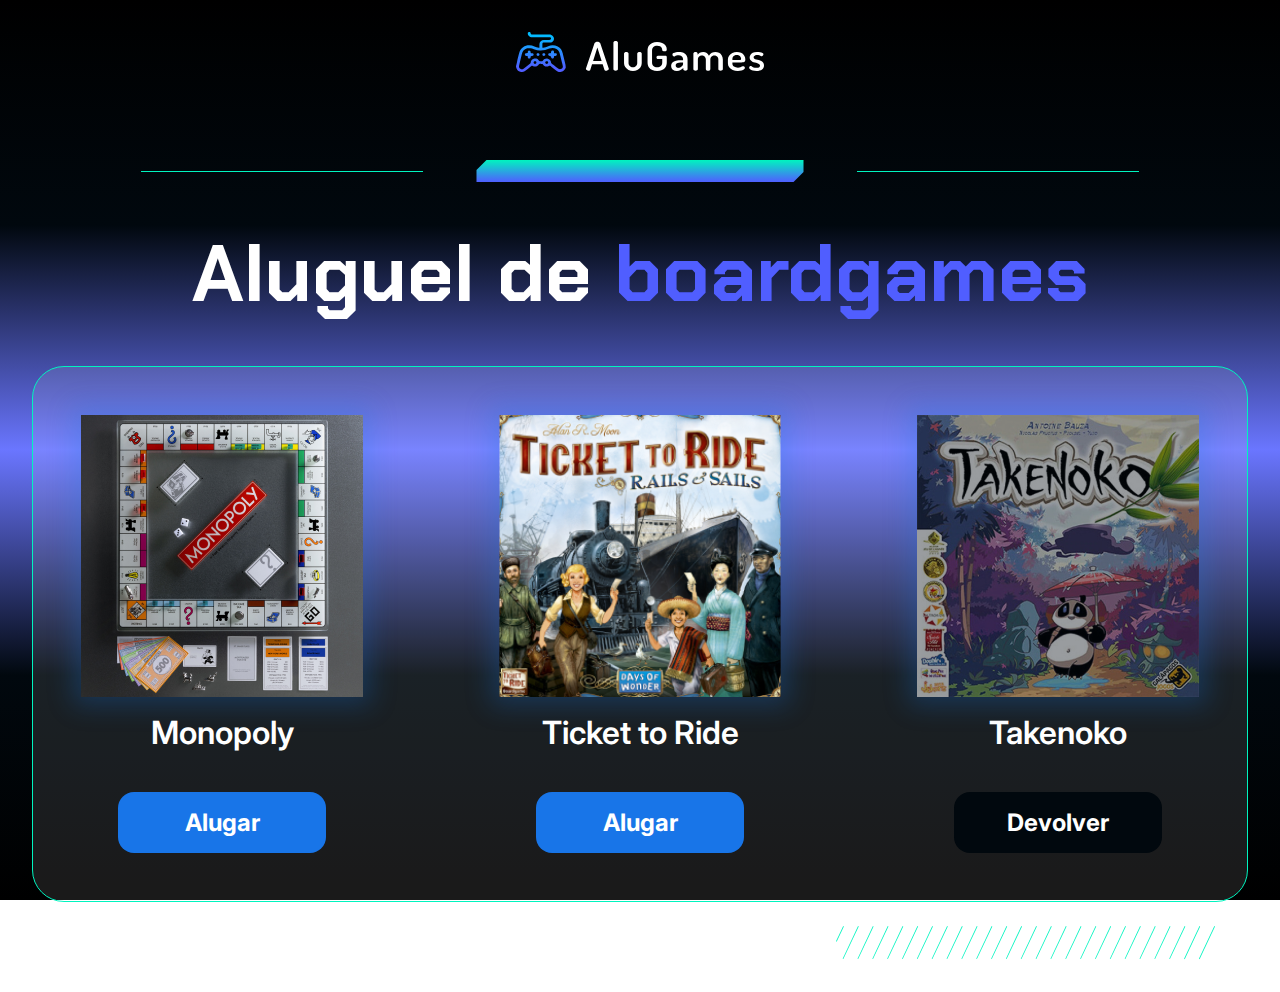
<file: alugames/index.html>
<!DOCTYPE html>
<html lang="en">

<head>
    <meta charset="UTF-8">
    <meta name="viewport" content="width=device-width, initial-scale=1.0">
    <title>AluGames</title>
    <link rel="stylesheet" href="css/main.css">
</head>

<body class="body">
    <main class="container main">
        <img src="img/logo.svg" alt="Logo AluGames">
        <section class="divisor">
            <div class="divisor__line"></div>
            <img src="img/fade_bar.svg" alt="Visual bar" class="divisor__bar">
            <div class="divisor__line"></div>
        </section>
        <h1 class="page-title">Aluguel de <span class="page-title__emphasis">boardgames</span></h1>
        <section class="dashboard">
            <ul class="dashboard__items">
                <li class="dashboard__items__item" id="game-1">
                    <div class="dashboard__item__img">
                        <img src="img/monopoly.png" alt="Capa jogo Monopoly">
                    </div>
                    <p class="dashboard__item__name">Monopoly</p>
                    <a onclick="alterarStatus(1)" href="#" class="dashboard__item__button">Alugar</a>
                </li>
                <li class="dashboard__items__item" id="game-2">
                    <div class="dashboard__item__img">
                        <img src="img/ticket_to_ride.png" alt="Capa jogo Ticket to Ride">
                    </div>
                    <p class="dashboard__item__name">Ticket to Ride</p>
                    <a onclick="alterarStatus(2)" href="#" class="dashboard__item__button">Alugar</a>
                </li>
                <li class="dashboard__items__item" id="game-3">
                    <div class="dashboard__item__img dashboard__item__img--rented">
                        <img src="img/takenoko.png" alt="Capa jogo Takenoko">
                    </div>
                    <p class="dashboard__item__name">Takenoko</p>
                    <a onclick="alterarStatus(3)" href="#" class="dashboard__item__button dashboard__item__button--return">Devolver</a>
                </li>
            </ul>
        </section>
        <img src="img/hachuras.svg" alt="Visual hachuras" class="hachuras">
    </main>

    <script src="js/app.js"></script>
</body>

</html>
</file>
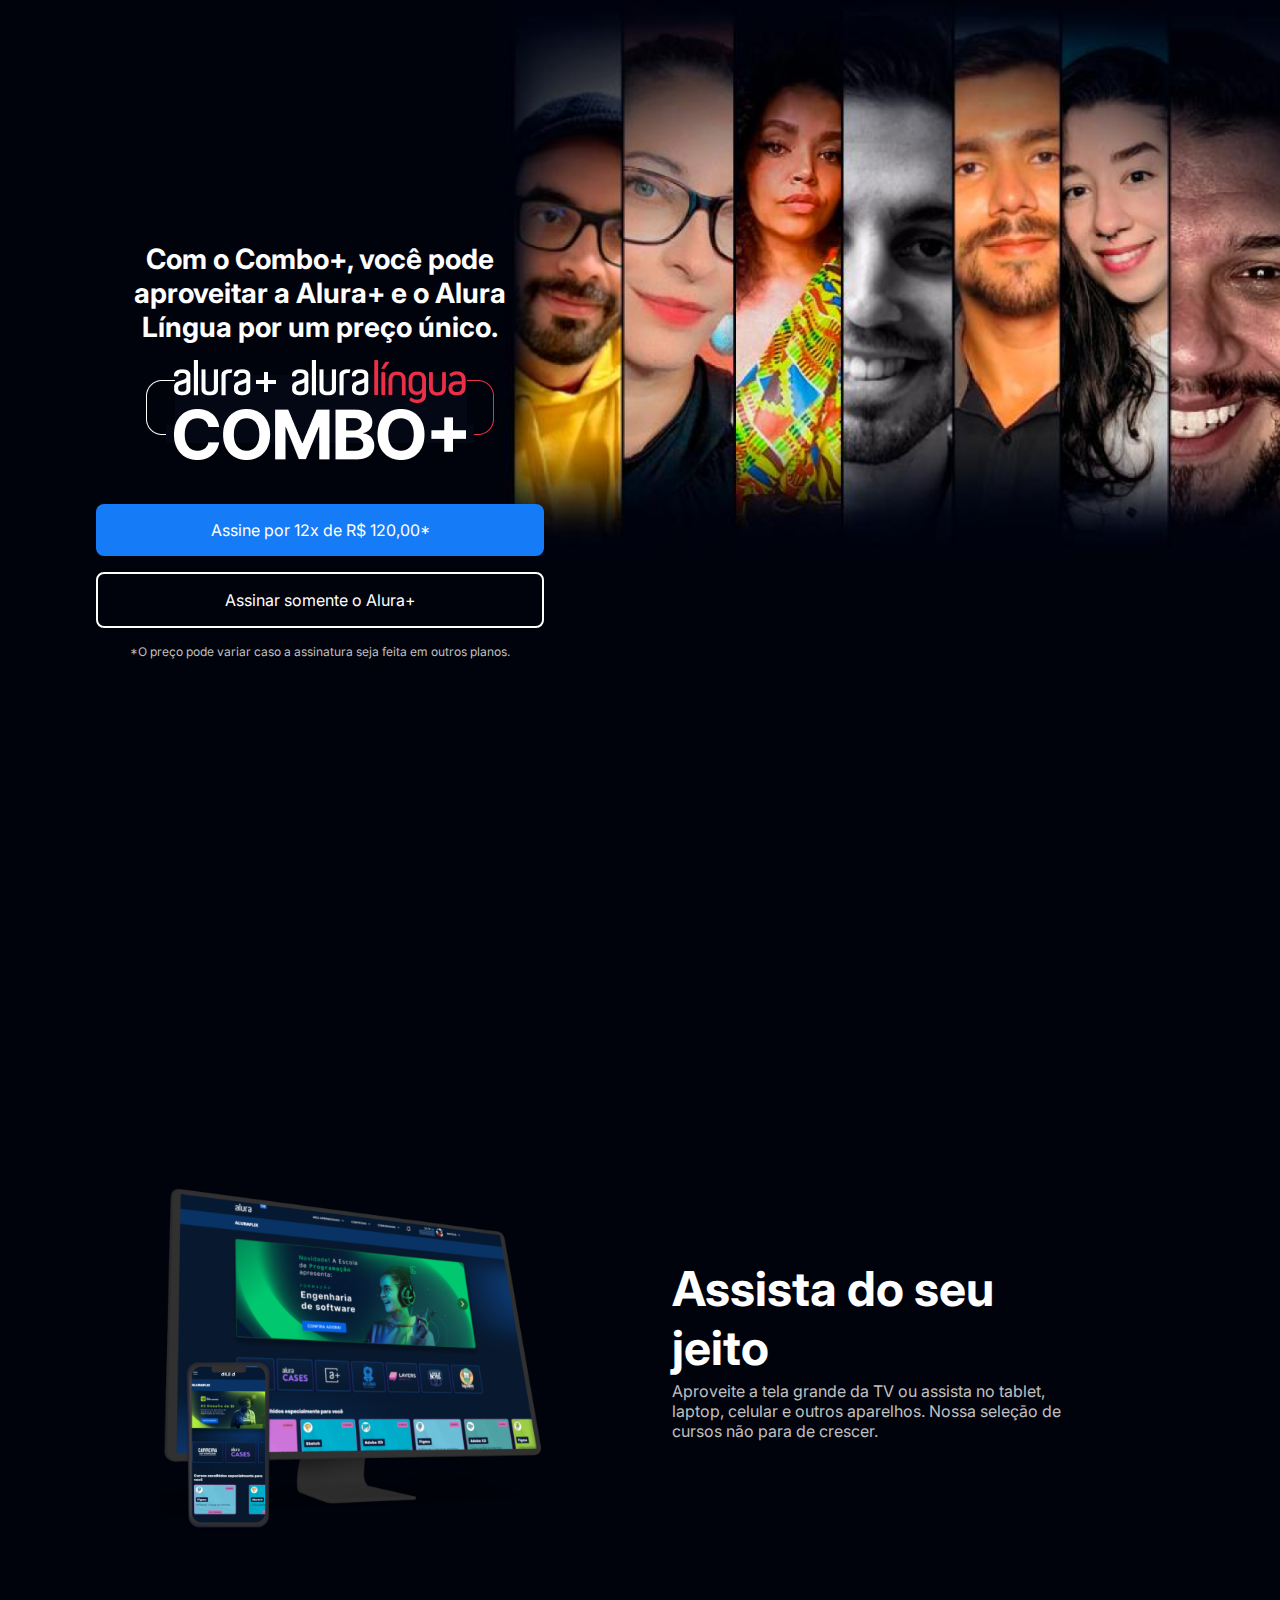
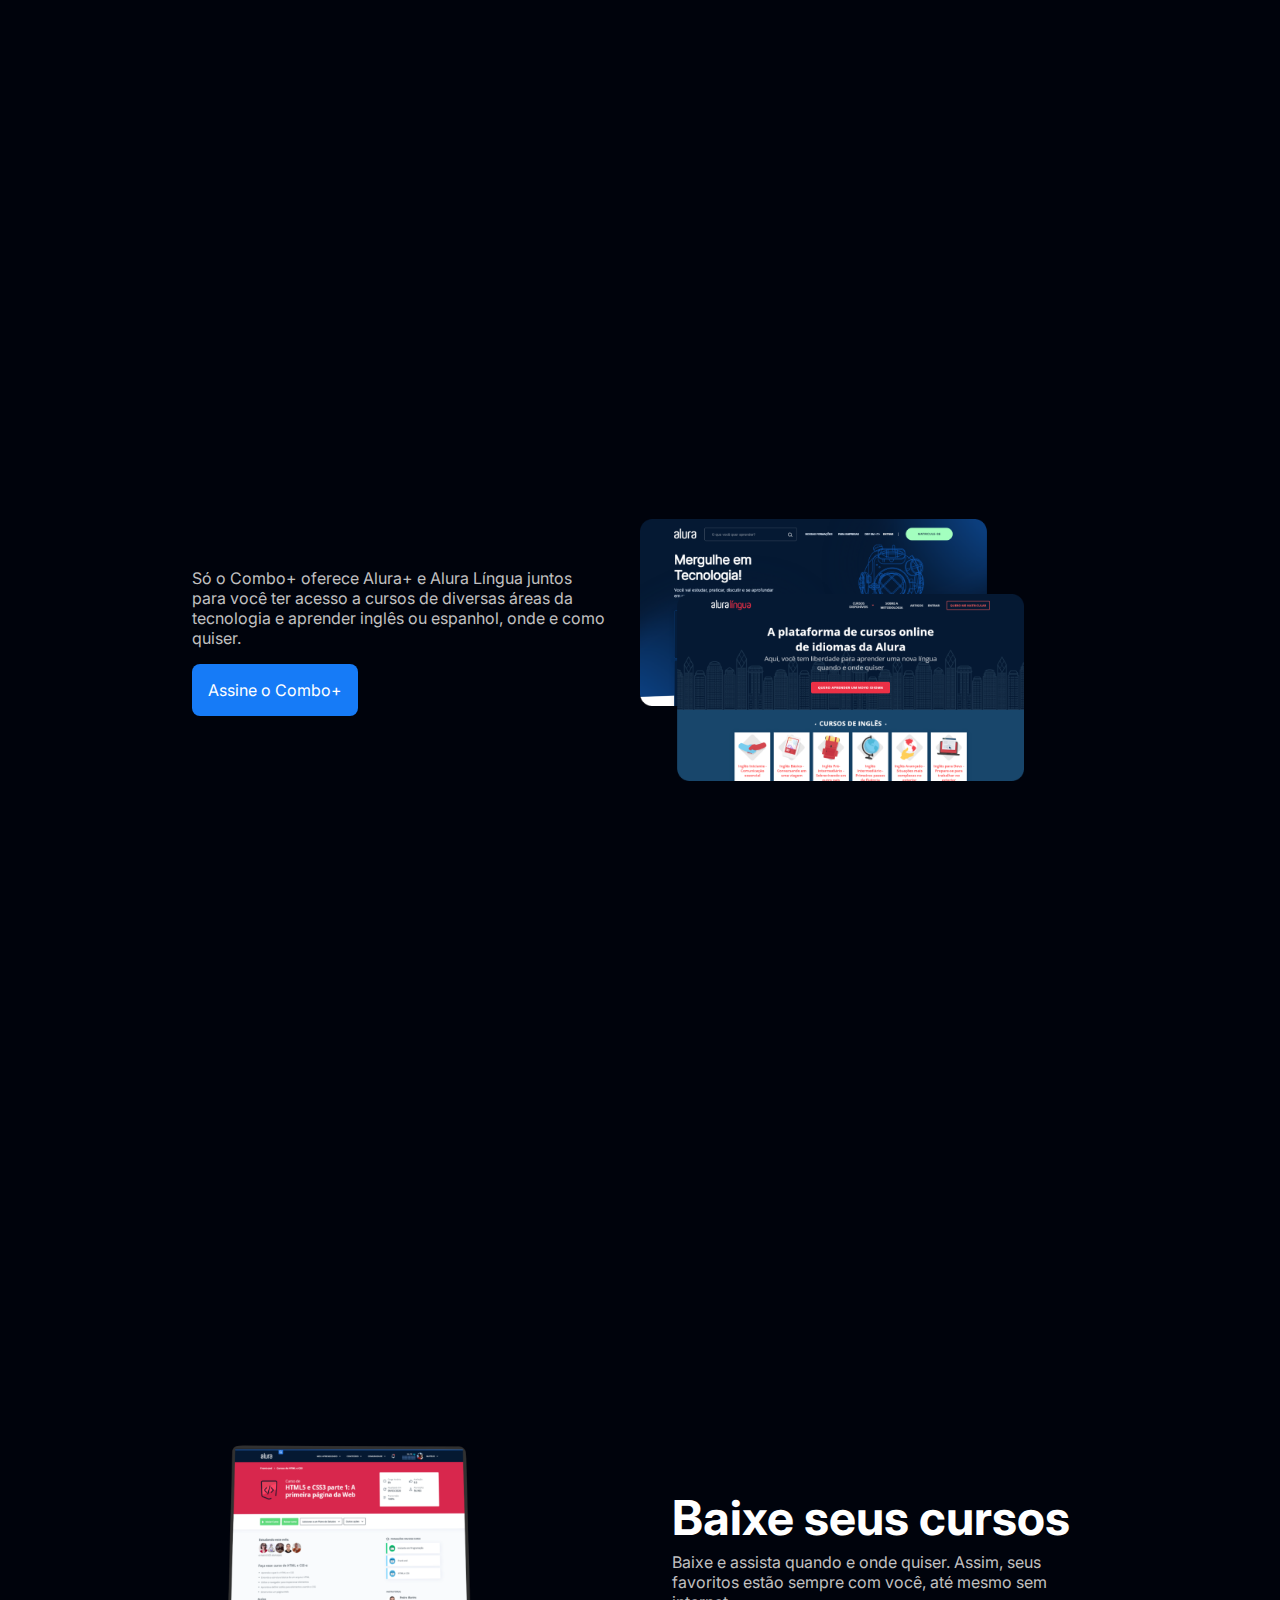
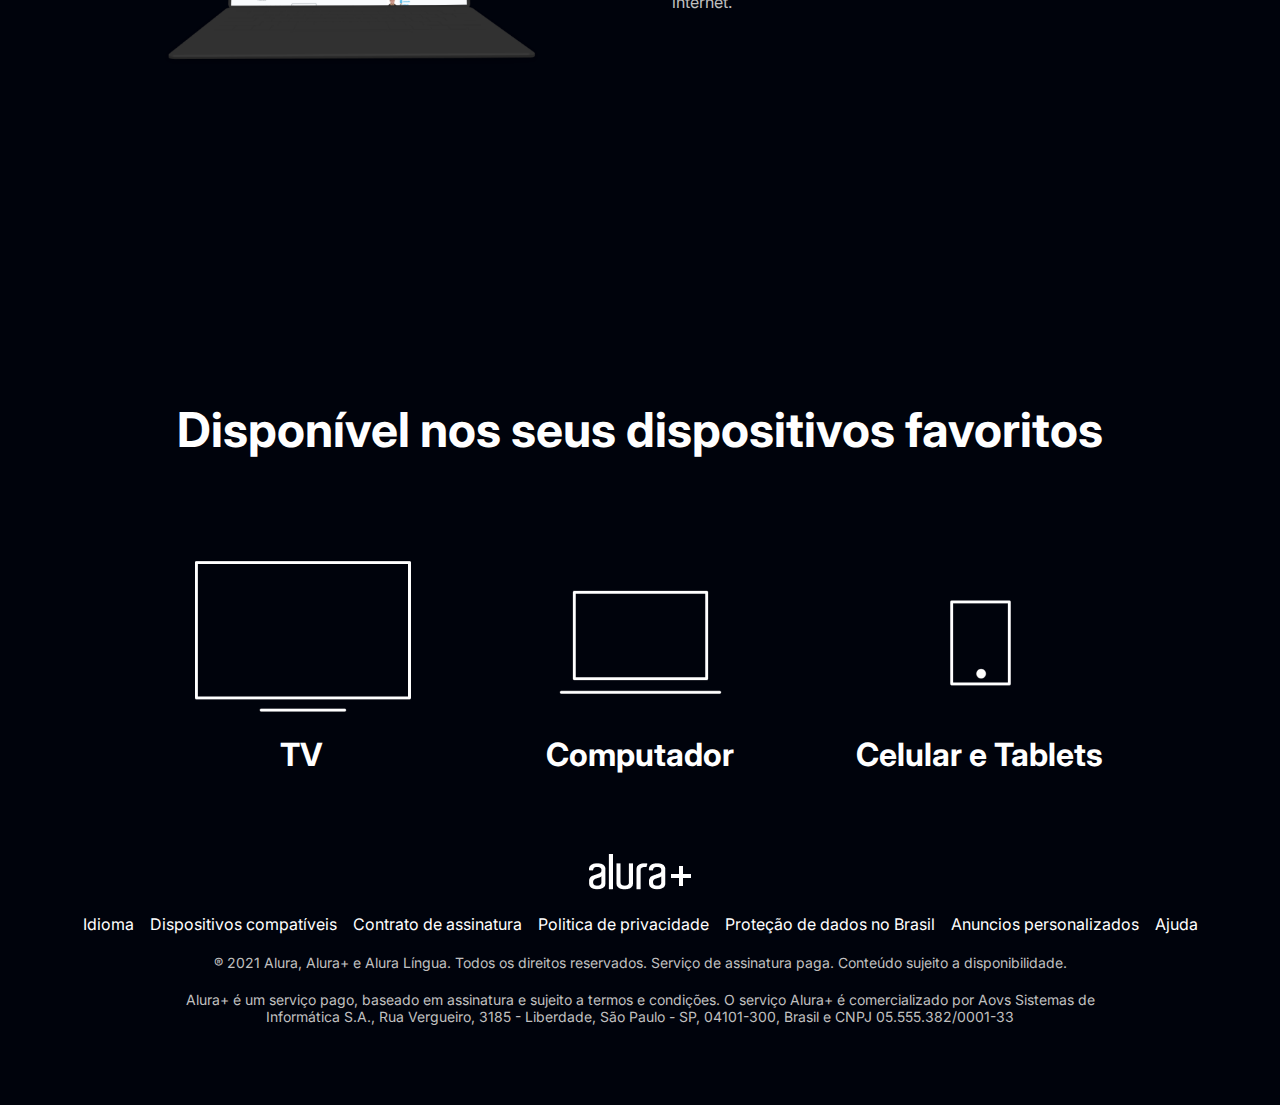
<file: alura-plus/index.html>
<!DOCTYPE html>
<html lang="pt-br">
<head>
    <link rel="stylesheet" href="styles.css">
    <link rel="preconnect" href="https://fonts.googleapis.com">
    <link rel="preconnect" href="https://fonts.gstatic.com" crossorigin>
    <link href="https://fonts.googleapis.com/css2?family=Inter:wght@400;700&display=swap" rel="stylesheet">
    <meta charset="UTF-8">
    <meta name="viewport" content="width=device-width, initial-scale=1.0">
    <title>Alura Plus</title>
</head>
    <body>
        <main>
            <section class="container principal"> <!-- está utilizando duas classes -->
                <div class="container__caixa">
                    <h1 class="container__titulo">Com o Combo+, você pode aproveitar a Alura+ e o Alura Língua por um preço único.</h1>
                    <img src="img/Combo.png" alt="O combo mais é a junção do Alura + e o Alura Língua" class="container__imagem">
                    <a href="www.alura.com.br" class="container__botao">Assine por 12x de R$ 120,00*</a>
                    <a href="www.alura.com.br" class="container__botao botao__secundario">Assinar somente o Alura+</a>
                    <p class="container__aviso">*O preço pode variar caso a assinatura seja feita em outros planos.</p>
                </div>
            </section>
            <section class="container secundario">
                <img src="img/Plataformas.png" alt="Um monitor e um celular com a alura plus aberta" class="secundario__imagem">
                <div class="container__descricao">
                    <h2 class="descricao__titulo">Assista do seu jeito</h2>
                    <p class="descricao__texto">Aproveite a tela grande da TV ou assista no tablet, laptop, celular e outros aparelhos. Nossa seleção de cursos não para de crescer.</p>
                </div>
            </section>
            <section class="container secundario">
                <div class="container__descricao">
                    <p class="descricao__texto">Só o Combo+ oferece Alura+ e Alura Língua juntos para você ter acesso a cursos de diversas áreas da tecnologia e aprender inglês ou espanhol, onde e como quiser.</p>
                    <a href="www.alura.com.br" class="container__botao secundario__botao" container>Assine o Combo+</a>
                </div>
                <img src="img/Telas.png" alt="Tela do alura+ e alura língua" class="secundario__imagem">
            </section>
            <section class="container secundario">
                <img src="img/Notebook.png" alt="Um notebook com o curso aberto" class="secundario__imagem">
                <div class="container__descricao">
                    <h2 class="descricao__titulo">Baixe seus cursos</h2>
                    <p class="descricao__texto">Baixe e assista quando e onde quiser. Assim, seus favoritos estão sempre com você, até mesmo sem internet.</p>
                </div>
            </section>
            <section class="dispositivos">
                <h2 class="dispositivos__titulo">Disponível nos seus dispositivos favoritos</h2>
                <ul class="dispositivos__lista">
                    <li>
                        <img src="img/tv.png" alt="Ícone de televisão">
                        <h3 class="lista__item">TV</h3>
                    </li>
                    <li>
                        <img src="img/computador.png" alt="Ícone de computador">
                        <h3 class="lista__item">Computador</h3>
                    </li>
                    <li>
                        <img src="img/celular.png" alt="Ícone de celular">
                        <h3 class="lista__item">Celular e Tablets</h3>
                    </li>
                </ul>
            </section>
        </main>
        <footer class="rodape">
            <img src="img/Logo.png" alt="Alura+" class="rodape__logo">
            <ul class="rodape__lista">
                <li class="lista__link">
                    <a href="#">Idioma</a>
                </li>
                <li class="lista__link">
                    <a href="#">Dispositivos compatíveis</a>
                </li>
                <li class="lista__link">
                    <a href="#">Contrato de assinatura</a>
                </li>
                <li class="lista__link">
                    <a href="#">Politica de privacidade</a>
                </li>
                <li class="lista__link">
                    <a href="#">Proteção de dados no Brasil</a>
                </li>
                <li class="lista__link">
                    <a href="#">Anuncios personalizados</a>
                </li>
                <li class="lista__link">
                    <a href="#">Ajuda</a>
                </li>
            </ul>
            <p class="rodape__texto">® 2021 Alura, Alura+ e Alura Língua. Todos os direitos reservados. Serviço de assinatura paga. Conteúdo sujeito a disponibilidade.</p>
            <p class="rodape__texto">Alura+ é um serviço pago, baseado em assinatura e sujeito a termos e condições. O serviço Alura+ é comercializado por Aovs Sistemas de Informática S.A., Rua Vergueiro, 3185 - Liberdade, São Paulo - SP, 04101-300, Brasil e CNPJ 05.555.382/0001-33</p>
        </footer>

</body>
</html>
</file>
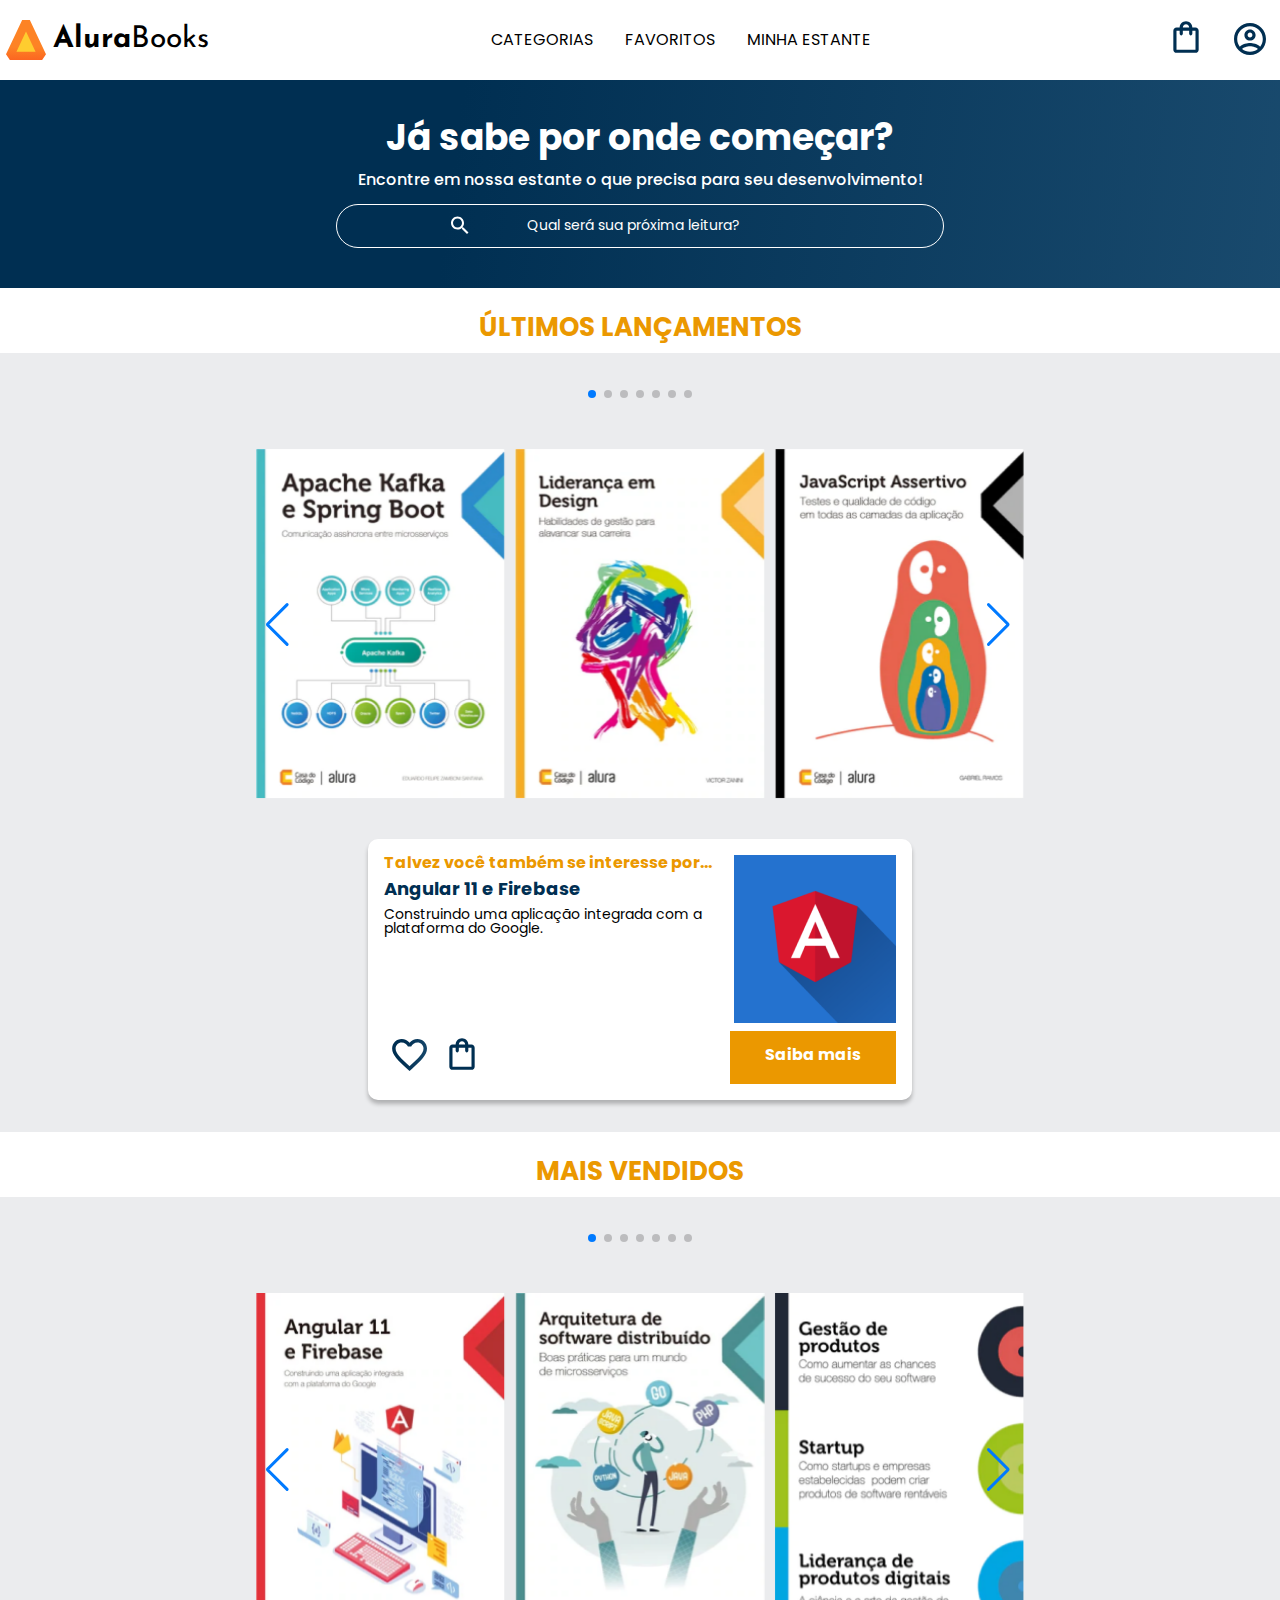
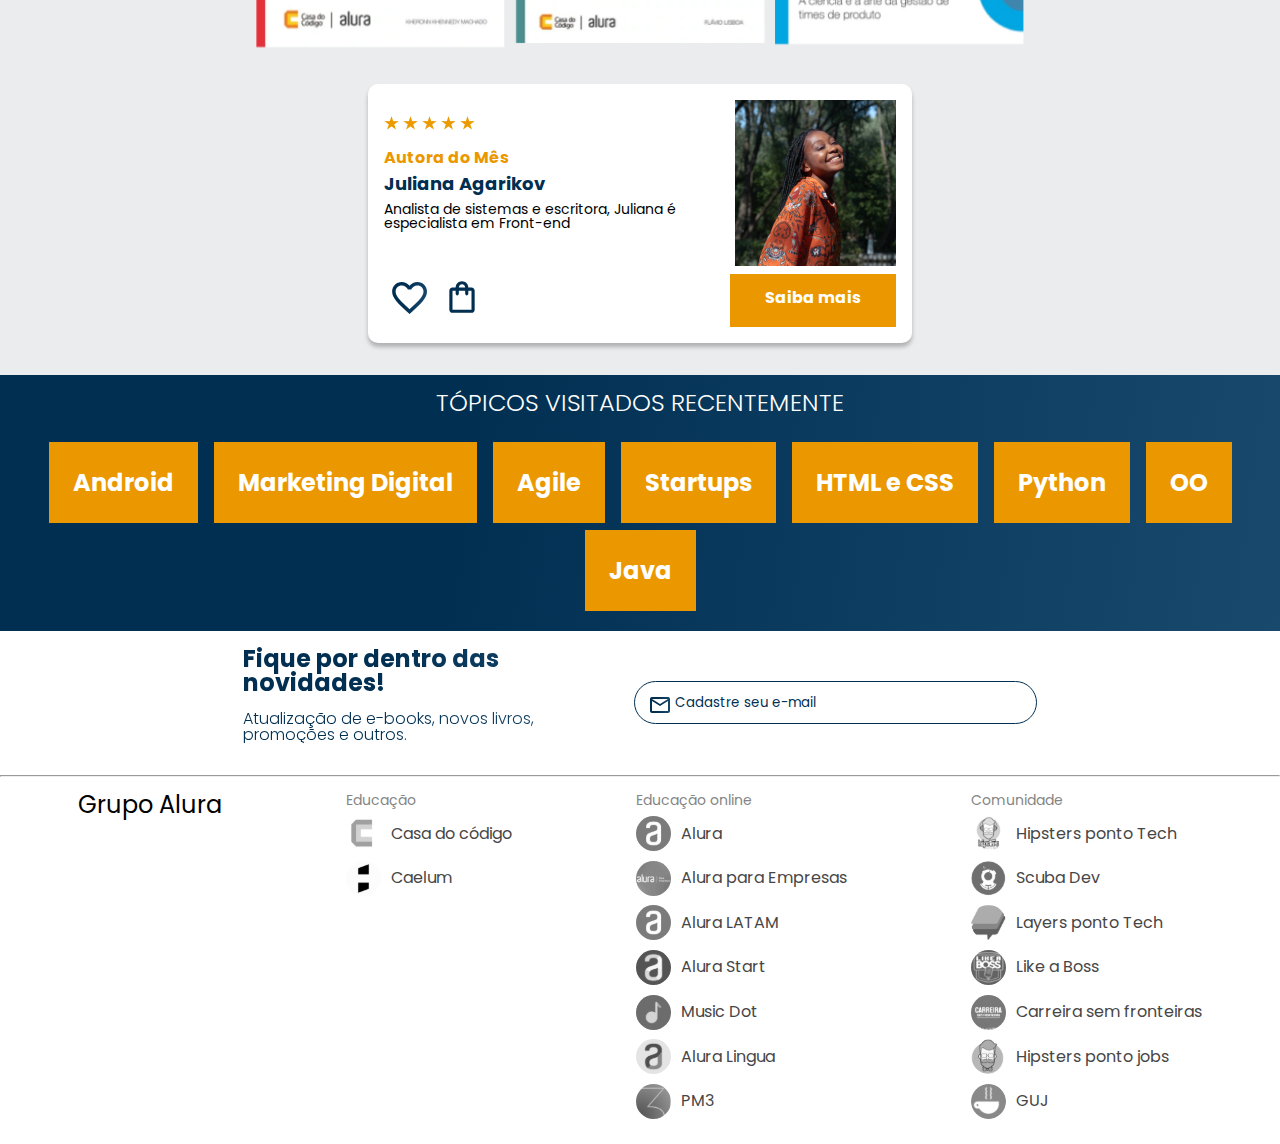
<file: alurabooks/index.html>
<!DOCTYPE html>
<html lang="pt-br">
    <head>
        <meta charset="UTF-8">
        <meta name="viewport" content="width=device-width, initial-scale=1.0">
        <title>AluraBooks</title>
        <link rel="stylesheet" href="reset.css">
        <link rel="preconnect" href="https://fonts.googleapis.com">
        <link rel="preconnect" href="https://fonts.gstatic.com" crossorigin>
        <link href="https://fonts.googleapis.com/css?family=Poppins:wght@300;400;500;700&display-swap" rel="stylesheet">
        <!-- Efeito carrossel com swipe js -->
        <link rel="stylesheet"     href="https://cdn.jsdelivr.net/npm/swiper@11/swiper-bundle.min.css" />
        <!-- fonte para parte 1024px-->
        <link href="https://fonts.googleapis.com/css2?family=Josefin+Sans:wght@400;700&display=swap" rel="stylesheet">
        <link rel="stylesheet" href="styles.css">
    </head>
    <body>
        <!--<h1>AluraBooks</h1>-->
        <header class="cabeçalho">
            <div class="container">
                <input type="checkbox" id="menu" class="container__botao">
                <label for="menu" class="container__rotulo"> <!-- associa elementos através de um id -->
                    <span class="cabeçalho__menu-hamburguer container__imagem"></span>
                </label>
                <ul class="lista-menu">
                    <li class="lista-menu__titulo">Categorias</li>
                    <li class="lista-menu__item">
                        <a href="#" class="lista-menu__link">Programação</a>
                    </li>
                    <li class="lista-menu__item">
                        <a href="#" class="lista-menu__link">Front-end</a>
                    </li>
                    <li class="lista-menu__item">
                        <a href="#" class="lista-menu__link">Infraestrutura</a>
                    </li>
                    <li class="lista-menu__item">
                        <a href="#" class="lista-menu__link">Business</a>
                    </li>
                    <li class="lista-menu__item">
                        <a href="#" class="lista-menu__link">Design & UX</a>
                    </li>
                </ul>
                <img src="img/Logo.svg" alt="Logo da Alurabooks" class="container__imagem">
                <h1 class="container__titulo"><b class="container__titulo--negrito">Alura</b>Books</h1><!-- só deve aparecer acima de 1024 px-->
            </div>
            <ul class="opcoes">
                <input type="checkbox" id="opcoes-menu" class="opcoes__botao">
                <label for="opcoes-menu" class="opcoes__rotulo">
                        <li class="opcoes__item">Categorias</li>
                </label>
                <ul class="lista-menu">
                    <li class="lista-menu__item">
                        <a href="#" class="lista-menu__link">Programação</a>
                    </li>
                    <li class="lista-menu__item">
                        <a href="#" class="lista-menu__link">Front-end</a>
                    </li>
                    <li class="lista-menu__item">
                        <a href="#" class="lista-menu__link">Infraestrutura</a>
                    </li>
                    <li class="lista-menu__item">
                        <a href="#" class="lista-menu__link">Business</a>
                    </li>
                    <li class="lista-menu__item">
                        <a href="#" class="lista-menu__link">Design & UX</a>
                    </li>
                </ul>
                <li class="opcoes__item"><a href="#" class="opcoes__link">Favoritos</a></li>
                <li class="opcoes__item"><a href="#" class="opcoes__link">Minha Estante</a></li>
            </ul>
            <div class="container">
                <a href="#"><img src="img/Favoritos.svg" alt="Meus favoritos" class="container__imagem container__imagem-transparente"></a>
                <a href="#" class="container__links">
                    <img src="img/Compras.svg" alt="Carrinho de compras" class="container__imagem">
                    <p class="container__texto">Minha Sacola</p>
                </a>
                <a href="#" class="container__links">
                    <img src="img/Usuario.svg" alt="Meu perfil" class="container__imagem">
                    <p class="container__texto">Meu Perfil</p>
                </a>
            </div>
        </header>
        <section class="banner">
            <h2 class="banner__titulo">Já sabe por onde começar?</h2>
            <p class="banner__texto">Encontre em nossa estante o que precisa para seu desenvolvimento!</p>
            <input type="search" class="banner__pesquisa" placeholder="Qual será sua próxima leitura?">
        </section>
        <section class="carrossel">
            <h2 class="carrossel__titulo">Últimos lançamentos</h2>
            <div class="carrossel__containter">
                <!-- Slider main container --> 
                <div class="swiper">
                    <!-- If we need pagination -->
                    <div class="swiper-pagination"></div>
                    <!-- Additional required wrapper -->
                    <div class="swiper-wrapper">
                    <!-- Slides -->
                        <div class="swiper-slide"><img src="./img/ApacheKafka.png" alt="Livro sobre apache kafka e spring boot da alura books"></div>
                        <div class="swiper-slide"><img src="./img/Liderança.png" alt="Livro sobre liderança em design da alura books"></div>
                        <div class="swiper-slide"><img src="./img/Javascript.png" alt="Livro sobre javascript assertivo da alura books"></div>
                        <div class="swiper-slide"><img src="./img/Guia Front-end.png" alt="Livro Guia front end da alura books"></div>
                        <div class="swiper-slide"><img src="./img/Portugol.png" alt="Livro sobre portugol da alura books"></div>
                        <div class="swiper-slide"><img src="./img/Acessibilidade.png" alt="Livro sobre acessibilidade da alura books"></div>
                        <div class="swiper-slide"><img src="./img/MEAN.png" alt="Livro sobre MEAN da alura books"></div>
                        <div class="swiper-slide"><img src="./img/Nodejs.png" alt="Livro sobre Nodejs da alura books"></div>
                        <div class="swiper-slide"><img src="./img/UX.png" alt="Livro sobre UX da alura books"></div>
                    </div>
                    <!-- If we need navigation buttons -->
                    <div class="swiper-button-prev"></div>
                    <div class="swiper-button-next"></div>           
                    <!-- If we need scrollbar -->
                    <!-- <div class="swiper-scrollbar"></div> -->
                </div>
                <div class="card">
                    <!-- 1ª Linha -->
                    <div class="card__descrição">
                        <!-- 1ª Coluna'-->
                        <div class="descrição">
                            <h3 class="descrição__titulo">Talvez você também se interesse por...</h3>
                            <h2 class="descrição__titulo-livro">Angular 11 e Firebase</h2>
                            <p class="descrição__texto">Construindo uma aplicação integrada com a plataforma do Google.</p>
                        </div>
                        <!-- 2º Coluna -->
                        <img src="./img/Angularcard.png" class="descrição__imagem">
                    </div>
                    <!-- 2ª Linha -->
                    <div class="card__botoes">
                        <!-- 1ª Coluna -->
                        <ul class="botoes">
                            <li class="botoes__itens"><img src="./img/Favoritos.svg" alt="Favoritar livro"></li>
                            <li class="botoes__itens"><img src="./img/Compras.svg" alt="Adicionar no carrinho"></li>
                        </ul>
                        <!-- 2ª Coluna --> 
                        <a href="#" class="botoes__ancora">Saiba mais</a>
                    </div>
                </div>
        </div>
        </section>
        <section class="carrossel">
            <h2 class="carrossel__titulo">Mais vendidos</h2>
            <div class="carrossel__containter">
                <!-- Slider main container -->
                <div class="swiper">
                    <!-- If we need pagination -->
                    <div class="swiper-pagination"></div>
                    <!-- Additional required wrapper -->
                    <div class="swiper-wrapper">
                    <!-- Slides -->
                        <div class="swiper-slide"><img src="./img/Angular.png" alt="Livro sobre angular da alura books"></div>
                        <div class="swiper-slide"><img src="./img/Arquitetura.png" alt="Livro sobre arquitetura de software distribuido da alura books"></div>
                        <div class="swiper-slide"><img src="./img/Gestão.png" alt="Livro sobre gestão de produtos da alura books"></div>
                        <div class="swiper-slide"><img src="./img/ReactNative.png" alt="Livro react native da alura books"></div>
                        <div class="swiper-slide"><img src="./img/MetricasAgeis.png" alt="Livro sobre métricas ageis da alura books"></div>
                        <div class="swiper-slide"><img src="./img/Tuning.png" alt="Livro sobre tuning da alura books"></div>
                        <div class="swiper-slide"><img src="./img/Construct2.png" alt="Livro sobre construct 2 da alura books"></div>
                        <div class="swiper-slide"><img src="./img/Gestão.png" alt="Livro sobre gestão da alura books"></div>
                        <div class="swiper-slide"><img src="./img/Gestão2.png" alt="Livro sobre gestão 2 da alura books"></div>
                    </div>
                    <!-- If we need navigation buttons -->
                    <div class="swiper-button-prev"></div>
                    <div class="swiper-button-next"></div>
                    <!-- If we need scrollbar -->
                    <!-- <div class="swiper-scrollbar"></div> -->
                </div>
                <div class="card">
                    <!-- 1ª Linha -->
                    <div class="card__descrição">
                        <!-- 1ª Coluna'-->
                        <div class="descrição">
                            <img src="./img/Estrelinhas.png" alt="classificação 5 estrelas" class="classificação">
                            <h3 class="descrição__titulo">Autora do Mês</h3>
                            <h2 class="descrição__titulo-livro">Juliana Agarikov</h2>
                            <p class="descrição__texto">Analista de sistemas e escritora, Juliana é especialista em Front-end</p>
                        </div>
                        <!-- 2º Coluna -->
                        <img src="./img/Perfil-escritora 1.png" class="Foto de Juliana Agarikov">
                    </div>
                    <!-- 2ª Linha -->
                    <div class="card__botoes">
                        <!-- 1ª Coluna -->
                        <ul class="botoes">
                            <li class="botoes__itens"><img src="./img/Favoritos.svg" alt="Favoritar livro"></li>
                            <li class="botoes__itens"><img src="./img/Compras.svg" alt="Adicionar no carrinho"></li>
                        </ul>
                        <!-- 2ª Coluna --> 
                        <a href="#" class="botoes__ancora">Saiba mais</a>
                    </div>
                </div>
            </div>
        </section>
        <section class="tópicos">
            <h2 class="tópicos__titulo">TÓPICOS VISITADOS RECENTEMENTE</h2>
            <ul class="tópicos__lista">
                <li class="tópicos__item">
                    <a href="#" class="tópicos__link">Android</a>
                </li>
                <li class="tópicos__item">
                    <a href="#" class="tópicos__link">Marketing Digital</a>
                </li>
                <li class="tópicos__item">
                    <a href="#" class="tópicos__link">Agile</a>
                </li>
                <li class="tópicos__item">
                    <a href="#" class="tópicos__link">Startups</a>
                </li>
                <li class="tópicos__item">
                    <a href="#" class="tópicos__link">HTML e CSS</a>
                </li>
                <li class="tópicos__item">
                    <a href="#" class="tópicos__link">Python</a>
                </li>
                <li class="tópicos__item">
                    <a href="#" class="tópicos__link">OO</a>
                </li>
                <li class="tópicos__item">
                    <a href="#" class="tópicos__link">Java</a>
                </li>
            </ul>
        </section>
        <section class="contato">
            <div class="contato__descrição">
                <h2 class="contato__titulo">Fique por dentro das novidades!</h2>
                <p class="contato__texto">Atualização de e-books, novos livros, promoções e outros.</p>
            </div>
            <input type="email" placeholder="Cadastre seu e-mail" class="contato__email">
        </section>
        <hr/><!-- para criar a barra de separação -->
        <footer class="rodape">
            <h2 class="rodape__titulo">Grupo Alura</h2>
            <ul class="lista-rodapé">
                <li class="lista-rodapé__titulo">Educação</li>
                <li class="lista-rodapé__item">
                        <img src="img/CasaDoCodigo.svg" alt="Logo da casa do código">
                        <a href="#" class="lista-rodapé__link">Casa do código</a>
                </li>
                </li>
                <li class="lista-rodapé__item">
                        <img src="img/Caelum.svg" alt="Logo da caelum">
                        <a href="#" class="lista-rodapé__link">Caelum</a>
                </li>
            </ul>
            <ul class="lista-rodapé">
                <li class="lista-rodapé__titulo">Educação online</li>
                <li class="lista-rodapé__item">
                        <img src="img/Alura.svg" alt="Logo da Alura">
                        <a href="#" class="lista-rodapé__link">Alura</a>
                </li>
                <li class="lista-rodapé__item">
                        <img src="img/AluraEmpresas.svg" alt="Logo da Alura para Empresas">
                        <a href="#" class="lista-rodapé__link">Alura para Empresas</a>
                </li>
                <li class="lista-rodapé__item">
                        <img src="./img/AluraLatam.svg" alt="Logo da Alura Latam">
                        <a href="#" class="lista-rodapé__link">Alura LATAM</a>
                </li>
                <li class="lista-rodapé__item">
                        <img src="./img/AluraStart.svg" alt="Logo da Alura START">
                        <a href="#" class="lista-rodapé__link">Alura Start</a>
                </li>
                <li class="lista-rodapé__item">
                        <img src="./img/MusicDot.svg" alt="Logo da Music Dot">
                        <a href="#" class="lista-rodapé__link">Music Dot</a>
                </li>
                <li class="lista-rodapé__item">
                        <img src="./img/AluraLingua.svg" alt="Logo da Alura Lingua">
                        <a href="#" class="lista-rodapé__link">Alura Lingua</a>
                </li>
                <li class="lista-rodapé__item">
                        <img src="./img/PM3.svg" alt="Logo da PM3">
                        <a href="#" class="lista-rodapé__link">PM3</a>
                </li>
            </ul>
            <ul class="lista-rodapé">
                <li class="lista-rodapé__titulo">Comunidade</li>
                <li class="lista-rodapé__item">
                        <img src="./img/HipstersTech.svg" alt="Logo do Hipsters ponto Tech">
                        <a href="#" class="lista-rodapé__link">Hipsters ponto Tech</a>
                </li>
                <li class="lista-rodapé__item">
                        <img src="./img/Scuba.svg" alt="Logo do Scuba Dev">
                        <a href="#" class="lista-rodapé__link">Scuba Dev</a>
                </li>
                <li class="lista-rodapé__item">
                        <img src="./img/Layers.svg" alt="Logo do Layers ponto Tech">
                        <a href="#" class="lista-rodapé__link">Layers ponto Tech</a>
                </li>
                <li class="lista-rodapé__item">
                        <img src="./img/LikeABoss.svg" alt="Logo do Like a Boss">
                        <a href="#" class="lista-rodapé__link">Like a Boss</a>
                </li>
                <li class="lista-rodapé__item">
                        <img src="./img/CarreiraSemFronteira.svg" alt="Logo do Carreira sem fronteiras">
                        <a href="#" class="lista-rodapé__link">Carreira sem fronteiras</a>
                </li>
                <li class="lista-rodapé__item">
                        <img src="./img/HipstersJobs.svg" alt="Logo do Hipsters ponto jobs">
                        <a href="#" class="lista-rodapé__link">Hipsters ponto jobs</a>
                </li>
                <li class="lista-rodapé__item">
                        <img src="./img/GUJ.svg" alt="Logo do GUJ">
                        <a href="#" class="lista-rodapé__link">GUJ</a>
                </li>
            </ul>
        </footer>
        <!-- Efeito carrossel com swipe js -->
        <script src="https://cdn.jsdelivr.net/npm/swiper@11/swiper-bundle.min.js"></script>
        <script>
            const swiper = new Swiper('.swiper', {
                /*speed: 400, faz os slider passando automaticamente*/
                spaceBetween: 10 /*100 espaços em px entre slides*/,
                slidesPerView: 3 /*slides por vw*/,
                pagination: {
                    el: '.swiper-pagination',
                    type: 'bullets',
                },
            });
        </script>
    </body>
</html>
</file>
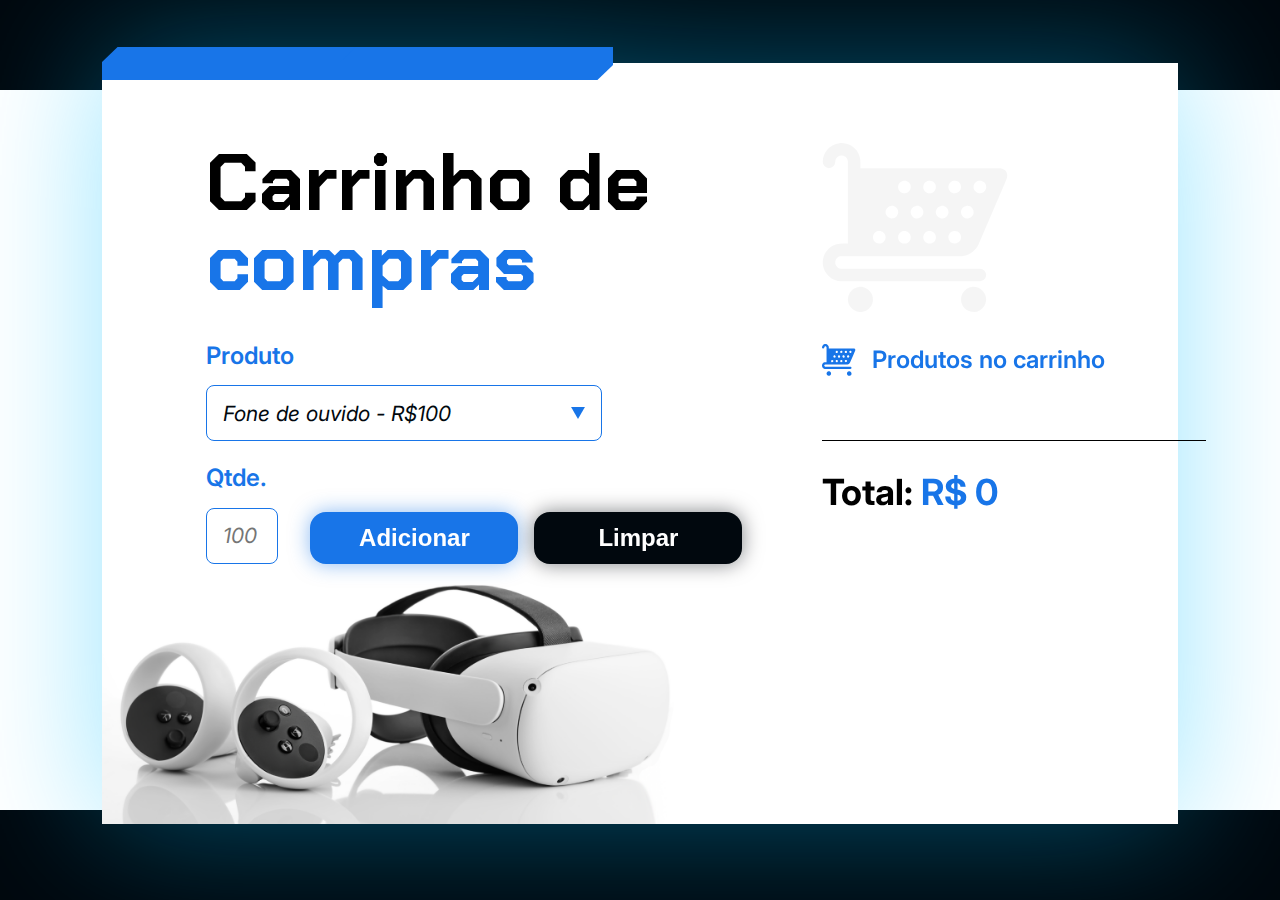
<file: carrinho-compras/index.html>
<!DOCTYPE html>
<html lang="en">

<head>
  <meta charset="UTF-8">
  <meta name="viewport" content="width=device-width, initial-scale=1.0">

  <link rel="preconnect" href="https://fonts.googleapis.com">
  <link rel="preconnect" href="https://fonts.gstatic.com" crossorigin>
  <link href="https://fonts.googleapis.com/css2?family=Chakra+Petch:wght@700&family=Inter:wght@400;600;700&display=swap"
    rel="stylesheet">
  <link rel="stylesheet" href="style.css">

  <title>Carrinho de compras</title>
</head>

<body>
  <main class="conteudo-principal">
    <div class="grafismo-azul"></div>
    <section class="adicionar-produto">
      <h1 class="titulo">
        Carrinho de <span class="texto-azul">compras</span>
      </h1>

      <form class="formulario">
        <label class="campo-grupo">
          <span class="texto-medio-azul">Produto</span>
          <select class="produto-input" name="produto" id="produto">
            <option value="Fone de ouvido - R$100">Fone de ouvido - R$100</option>
            <option value="Celular - R$1400">Celular - R$1400</option>
            <option value="Oculus VR - R$5000">Oculus VR - R$5000</option>
          </select>
          </div>
        </label>

        <section class="parte-inferior">
          <label class="campo-grupo">
            <span class="texto-medio-azul">Qtde.</span>
            <input class="quantidade-input" id="quantidade" type="number" placeholder="100">
          </label>

          <section class="botoes-wrapper">
            <button onclick="adicionar()" type="button" class="botao-form botao-adicionar">Adicionar</button>
            <button onclick="limpar()" type="button" class="botao-form botao-limpar">Limpar</button>
          </section>
        </section>
      </form>
    </section>
    <section class="carrinho">
      <img src="./assets/carrinho-cinza.svg" alt="Imagem de um carrinho de compras cinza">

      <div class="titulo-wrapper">
        <img src="./assets/icone-carrinho.svg" alt="ícone de carrinho">

        <h2 class="carrinho__titulo">Produtos no carrinho</h2>
      </div>

      <section class="carrinho__produtos" id="lista-produtos">
        <section class="carrinho__produtos__produto">
          <span class="texto-azul">1x</span> Celular <span class="texto-azul">R$1400</span>
        </section>
      </section>

      <div class="divisoria"></div>

      <p class="carrinho__total">
        Total: <span class="texto-azul" id="valor-total">R$1400</span>
      </p>
    </section>
  </main>

  <script src="js/app.js"></script>
</body>

</html>
</file>
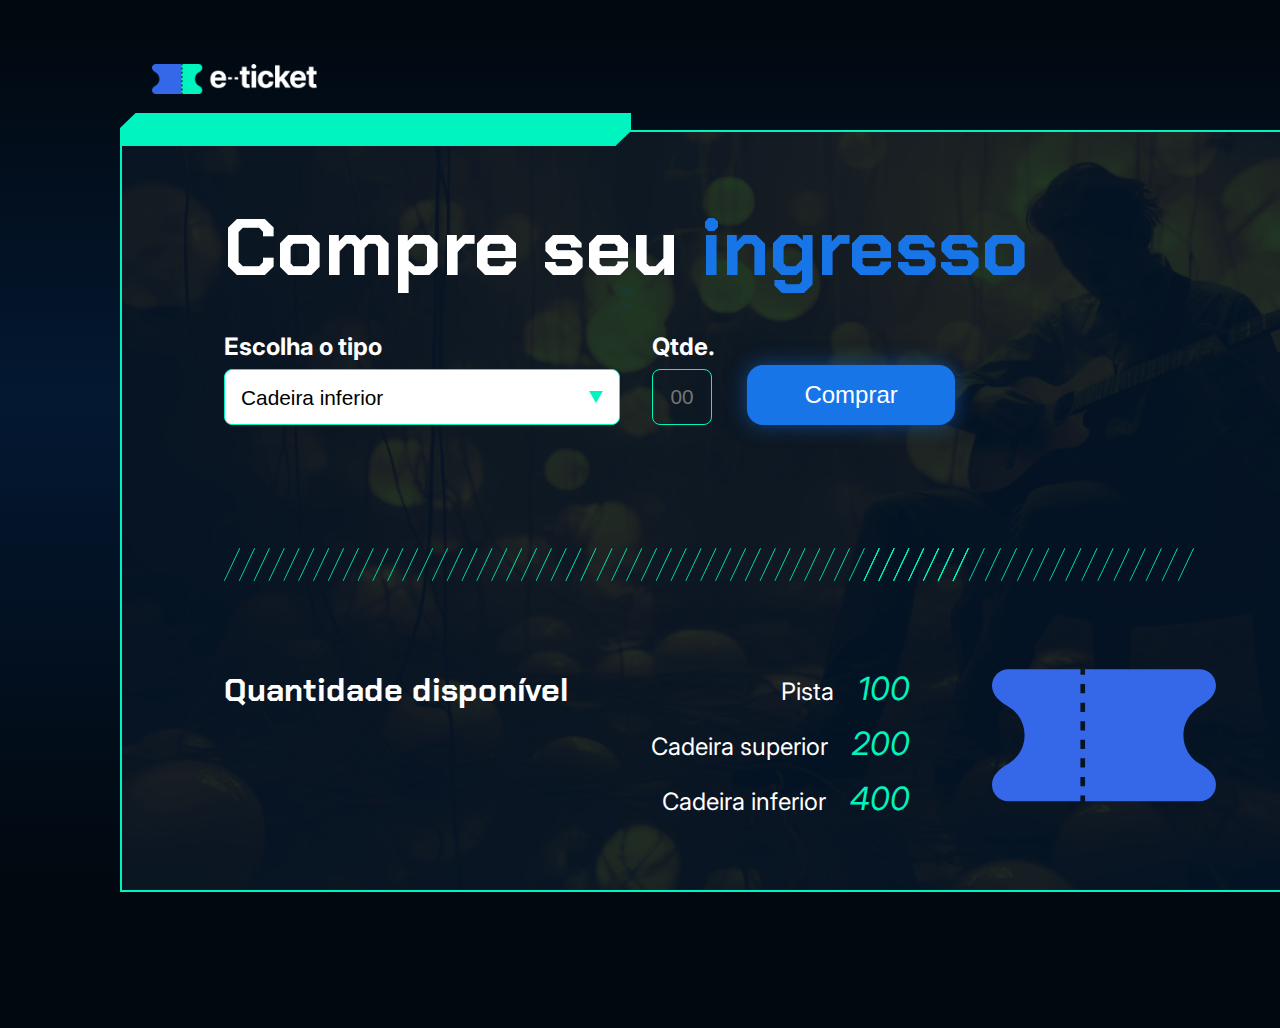
<file: ingresso/index.html>
<!DOCTYPE html>
<html lang="pt-BR">

<head>
    <meta charset="UTF-8">
    <meta name="viewport" content="width=device-width, initial-scale=1.0">
    <link rel="preconnect" href="https://fonts.googleapis.com">
    <link rel="preconnect" href="https://fonts.gstatic.com" crossorigin>
    <link href="https://fonts.googleapis.com/css2?family=Chakra+Petch:wght@700&family=Inter:wght@400;700&display=swap" rel="stylesheet">
    <link rel="stylesheet" href="./styles/_reset.css">
    <link rel="stylesheet" href="./styles/style.css">
    <title>e-Ticket</title>
</head>

<body>
    <header>
        <img class="logo" src="./assets/PNG/Logo e-tricket.png" alt="Logo">
    </header>
    <main class="container">

        <div class="grafismo"></div>
        <h1>Compre seu <span>ingresso</span></h1>
        <form action="">
            <label class="input-group">
                Escolha o tipo
                <select name="tipo-ingresso" id="tipo-ingresso">
                    <option value="inferior">Cadeira inferior</option>
                    <option value="superior">Cadeira superior</option>
                    <option value="pista">Pista</option>
                </select>
            </label>
            <label class="input-group">Qtde.
                <input type="number" id="qtd" placeholder="00" min="1" max="10">
            </label>
            <button onclick="comprar()" type="button">Comprar</button>
        </form>
        <img class="hachuras" src="./assets/SVG/Hachuras.svg" alt="">
        <section>
            <h2>Quantidade disponível</h2>

            <ul class="lista">
                <li>Pista<span id="qtd-pista">100</span></li>
                <li>Cadeira superior<span id="qtd-superior">200</span></li>
                <li>Cadeira inferior<span id="qtd-inferior">400</span></li>
                
            </ul>
            <img src="./assets/Ingresso.svg" alt="">
        </section>
    </main>

    <script src="js/app.js"></script>
</body>

</html>
</file>
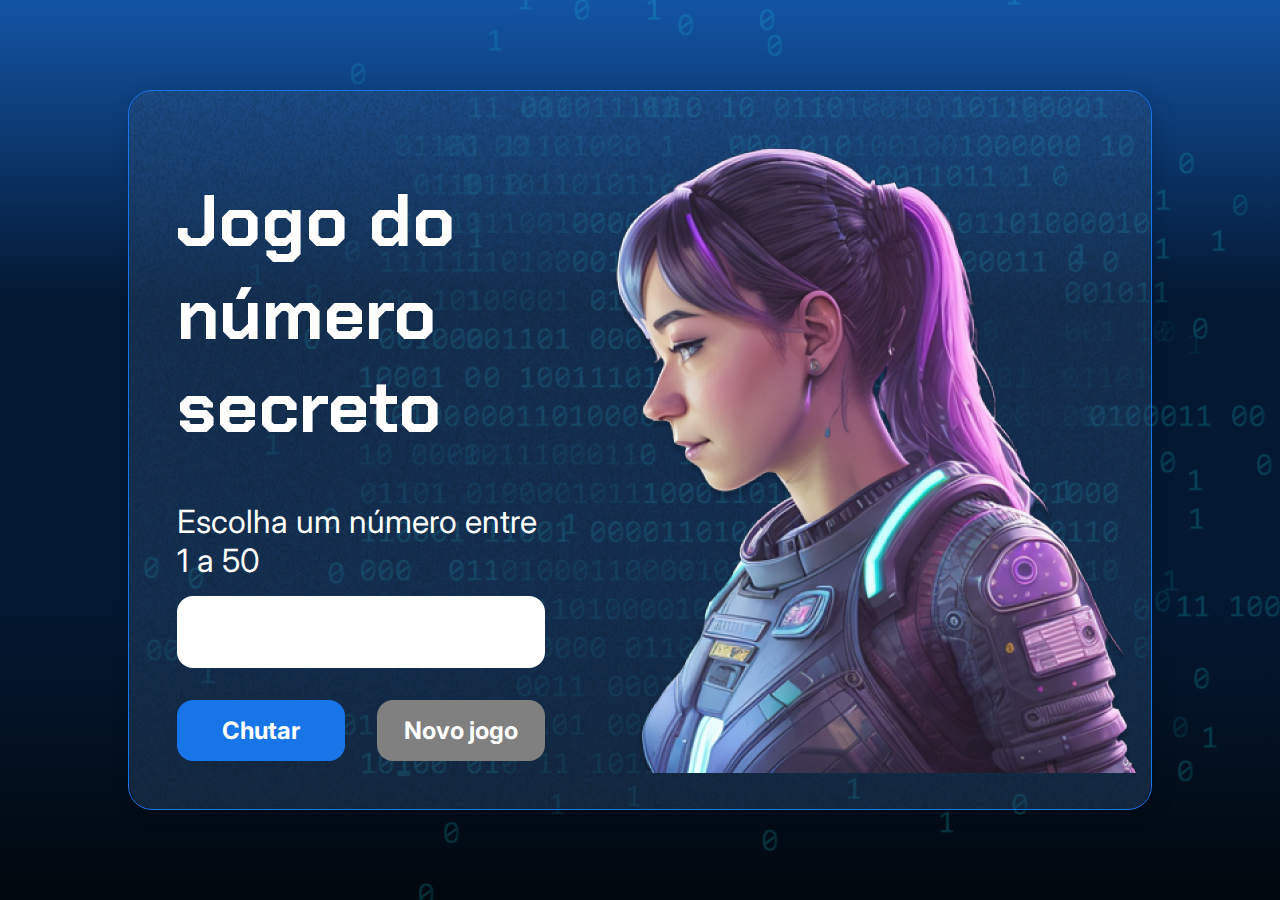
<file: numero-secreto/index.html>
<!DOCTYPE html>
<html lang="pt-br">

<head>
    <meta charset="UTF-8">
    <meta name="viewport" content="width=device-width, initial-scale=1.0">
    <script src="https://code.responsivevoice.org/responsivevoice.js"></script>
    <link rel="preconnect" href="https://fonts.googleapis.com">
    <link rel="preconnect" href="https://fonts.gstatic.com" crossorigin>
    <link href="https://fonts.googleapis.com/css2?family=Chakra+Petch:wght@700&family=Inter:wght@400;700&display=swap"
        rel="stylesheet">
    <link rel="stylesheet" href="style.css">
    <title>JS Game</title>
</head>

<body>

    <div class="container">
        <div class="container__conteudo">
            <div class="container__informacoes">
                <div class="container__texto">
                    <h1>Descubra o <span class="container__texto-azul">numero secreto</span></h1>
                    <p class="texto__paragrafo">Escolha um número entre 1 a 50</p>
                </div>
                <input type="number" min="1" max="10" class="container__input">
                <div class="chute container__botoes">
                    <button onclick="verificarChute()" class="container__botao">Chutar</button>
                    <button onclick="reiniciarJogo()" id="reiniciar" class="container__botao" disabled>Novo jogo</button>
                </div>
            </div>
            <img src="./img/ia.png" alt="Uma pessoa olhando para a esquerda" class="container__imagem-pessoa" />
        </div>
    </div>




    <script src="app.js" defer></script>
</body>

</html>
</file>
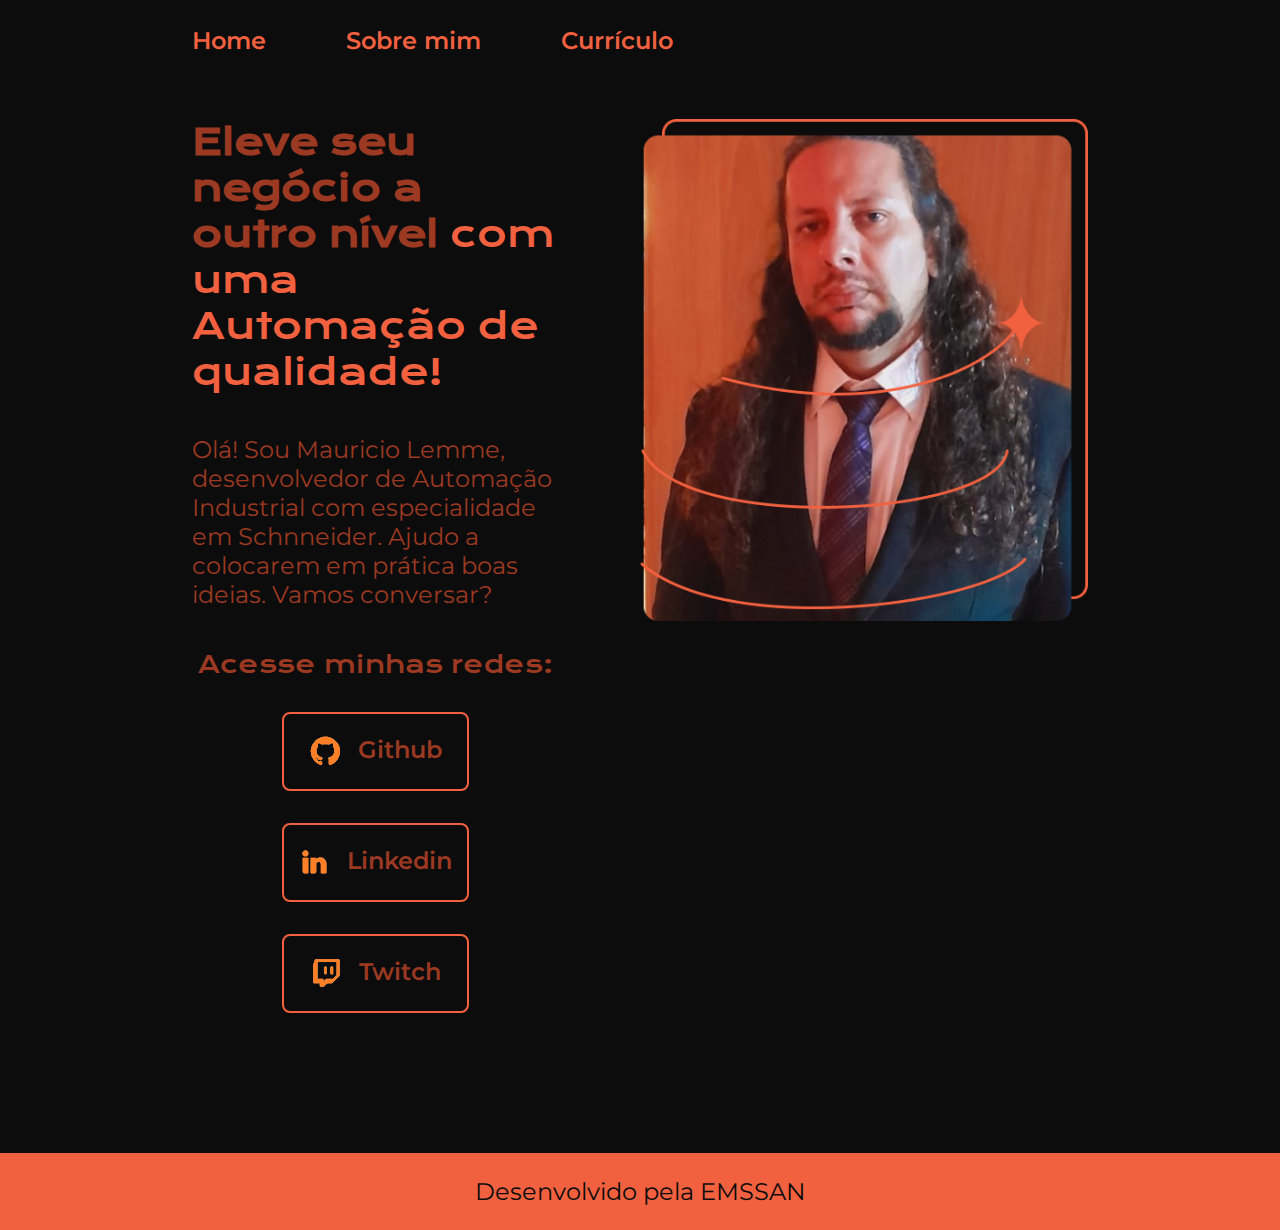
<file: portifolio/index.html>
<!DOCTYPE html>
<html lang="pt-br">
<head>
    <link rel="stylesheet" href="./css/reset.css">
    <link rel="stylesheet" href="./css/style.css">
    <meta charset="UTF-8">
    <!-- <meta http-equiv="X-UA-Compatible" content="IE-edge"> --> <!-- Compatibilidade EDGE antigo--> 
    <meta name="viewport" content="width=device-width, initial-scale=1.0"> <!--Ajusta a escala para o dispositivo -->
    <title>Portifólio</title>
</head>
<body>
    <header class="cabecalho"> <!-- Cabeçalho -->
        <nav class="cabecalho__menu">
            <a href="index.html" class="cabecalho__menu__link">Home</a>
            <a href="about.html" class="cabecalho__menu__link">Sobre mim</a>
            <a href="curriculum.html" class="cabecalho__menu__link">Currículo</a>
        </nav>
    </header>
    <main class="apresentacao">
        <section class="apresentacao__conteudo">
            <h1 class="apresentacao__conteudo__titulo">Eleve seu negócio a outro nível <strong class="titulo-destaque">com uma Automação de qualidade!</strong></h1>
            <p class="apresentacao__conteudo__texto">Olá! Sou Mauricio Lemme, desenvolvedor de Automação Industrial com especialidade em Schnneider. Ajudo a colocarem em prática boas ideias. Vamos conversar?</p>
            <div class="apresentacao__links">
                <h2 class="apresentacao__links__subtitulo">Acesse minhas redes:</h2>
                <!-- anchor de hyperlink-->
                <a class="apresentacao__links__link" href="https://github.com/MLemme">
                    <img src="./assets/github.png" alt="icone Github">
                    Github
                </a>
                <a class="apresentacao__links__link" href="https://www.linkedin.com/in/mauricio-andrade-lemme-382098116/">
                    <img src="./assets/linkedin.png" alt="icone Linkedin">
                    Linkedin
                </a>
                <a class="apresentacao__links__link" href="https://www.twitch.tv/shalokiano">
                    <img src="./assets/twitch.png" alt="icone Twitch">
                    Twitch
                </a>
            </div>
        </section>        
        <img src="./assets/Imagem.png" alt="Foto do Mauricio Lemme" class="foto">
    </main>
    <footer class="rodape">
        <p>Desenvolvido pela EMSSAN</p>
    </footer>
</body>
</html>
</file>
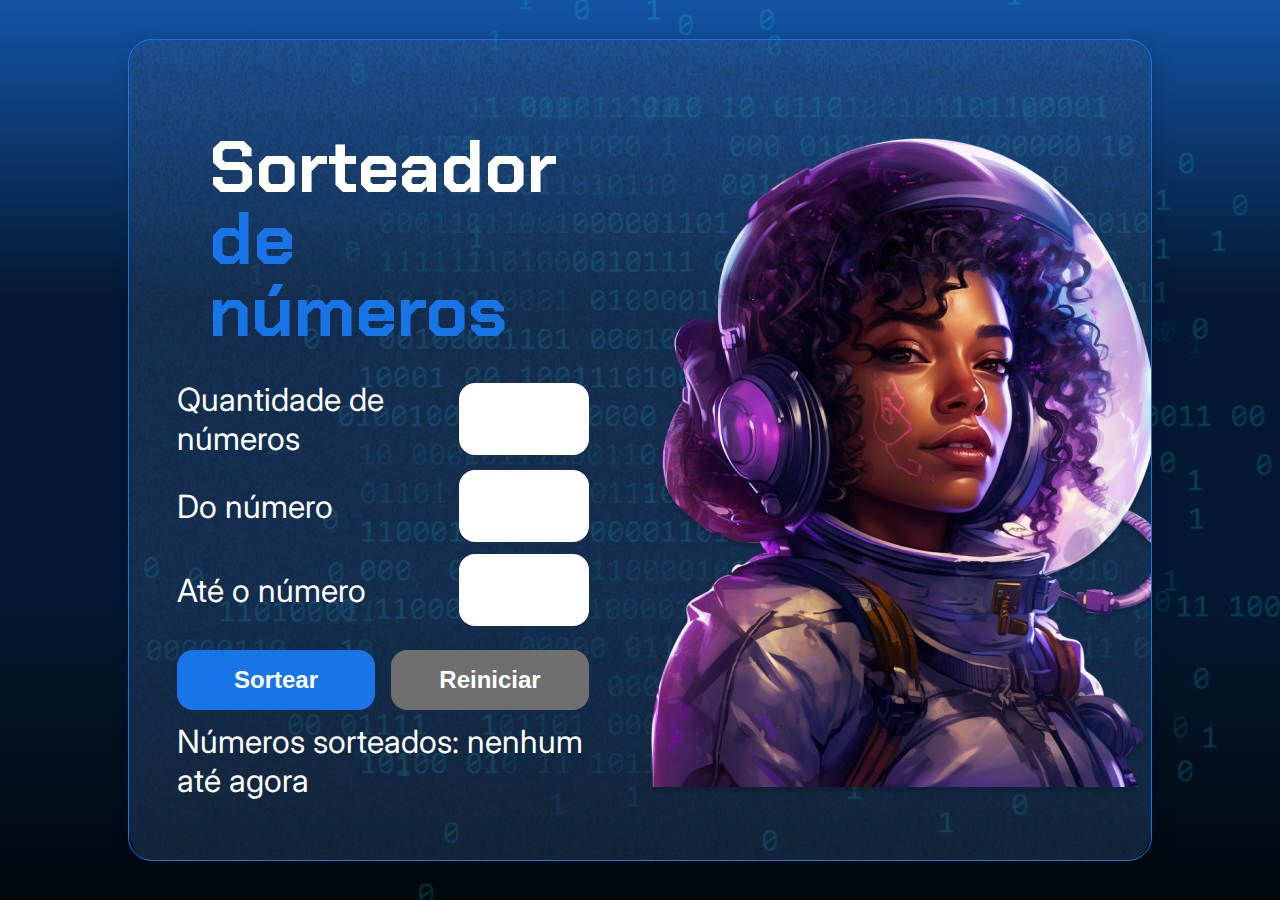
<file: sorteador-numeros/index.html>
<!DOCTYPE html>
<html lang="pt-br">

<head>
    <meta charset="UTF-8">
    <meta name="viewport" content="width=device-width, initial-scale=1.0">
    <link rel="preconnect" href="https://fonts.googleapis.com">
    <link rel="preconnect" href="https://fonts.gstatic.com" crossorigin>
    <link href="https://fonts.googleapis.com/css2?family=Chakra+Petch:wght@700&family=Inter:wght@400;700&display=swap" rel="stylesheet">
    <link rel="stylesheet" href="style.css">
    <title>Sorteador de números</title>
</head>

<body>
    <div class="container">
        <div class="container__conteudo">
            <div class="container__informacoes">
                <div class="container__texto">
                    <h1>Sorteador<span class="container__texto-azul"> de números</span></h1>

                    <div class="container__campo">
                        <label class="texto__paragrafo">Quantidade de números</label>
                        <input class="container__input" id="quantidade" type="number" min="1">
                    </div>
                    
                    <div class="container__campo">
                        <label class="texto__paragrafo">Do número</label>
                        <input class="container__input" id="de" type="number" min="1">
                    </div>
                    
                    <div class="container__campo">
                        <label class="texto__paragrafo">Até o número</label>
                        <input class="container__input" id="ate" type="number" min="1">
                    </div>
                </div>
                
                <div class="chute container__botoes">
                    <button onclick="sortear()" id="btn-sortear" class="container__botao">Sortear</button>
                    <button onclick="reiniciar()" id="btn-reiniciar" class="container__botao-desabilitado" >Reiniciar</button>
                </div>

                <div class="container__texto" id="resultado">
                    <label class="texto__paragrafo">Números sorteados:  nenhum até agora</label>
                </div>
            </div>

            <img src="./img/ia.png" alt="Uma pessoa com capacete de astronauta" class="container__imagem-pessoa" />
        </div>
    </div>

    <script src="app.js" defer></script>
</body>

</html>
</file>
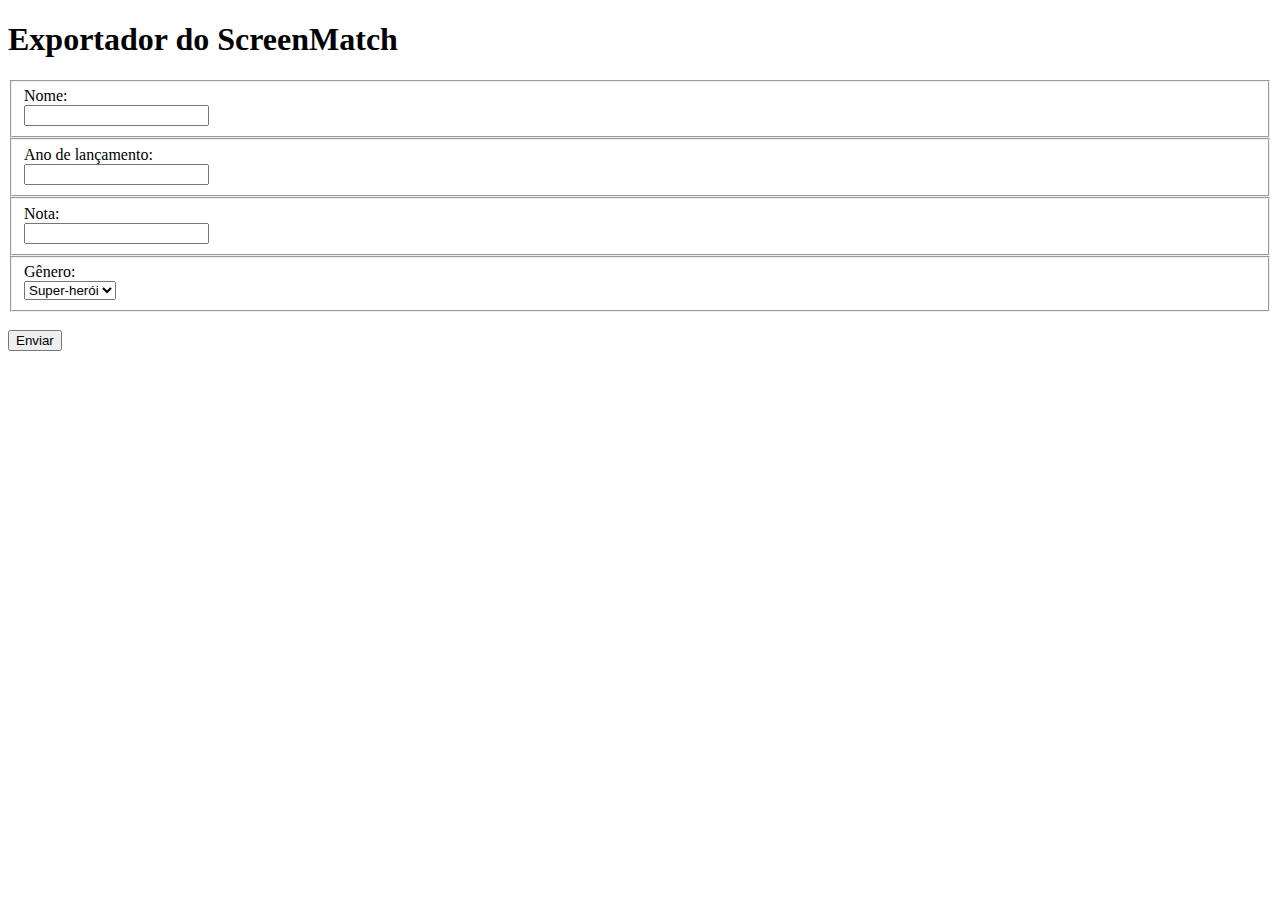
<file: curso-php/screen-match/public/index.html>
<!DOCTYPE html>
<html lang="en">
<head>
    <meta charset="UTF-8">
    <meta name="viewport" content="width=device-width, initial-scale=1.0">
    <title>Document</title>
</head>
<body>
<h1>Exportador do ScreenMatch</h1>
<form action="exporta-arquivo.php" method="post">
    <fieldset>
        <label for="nome">Nome:</label> <br>
        <input type="text" name="nome" id="nome" required>
    </fieldset>

    <fieldset>
        <label for="ano">Ano de lançamento:</label> <br>
        <input type="year" name="ano" id="ano" required>
    </fieldset>

    <fieldset>
        <label for="nome">Nota:</label> <br>
        <input type="number" name="nota" id="nota" required step="0.1">
    </fieldset>

    <fieldset>
        <label for="nome">Gênero:</label> <br>
        <select name="genero" id="genero">
            <option value="super-heroi">Super-herói</option>
            <option value="comedia">Comédia</option>
            <option value="acao">Ação</option>
        </select>
    </fieldset>

    <br>
    <input type="submit" value="Enviar">
</form>
</body>
</html>
</file>
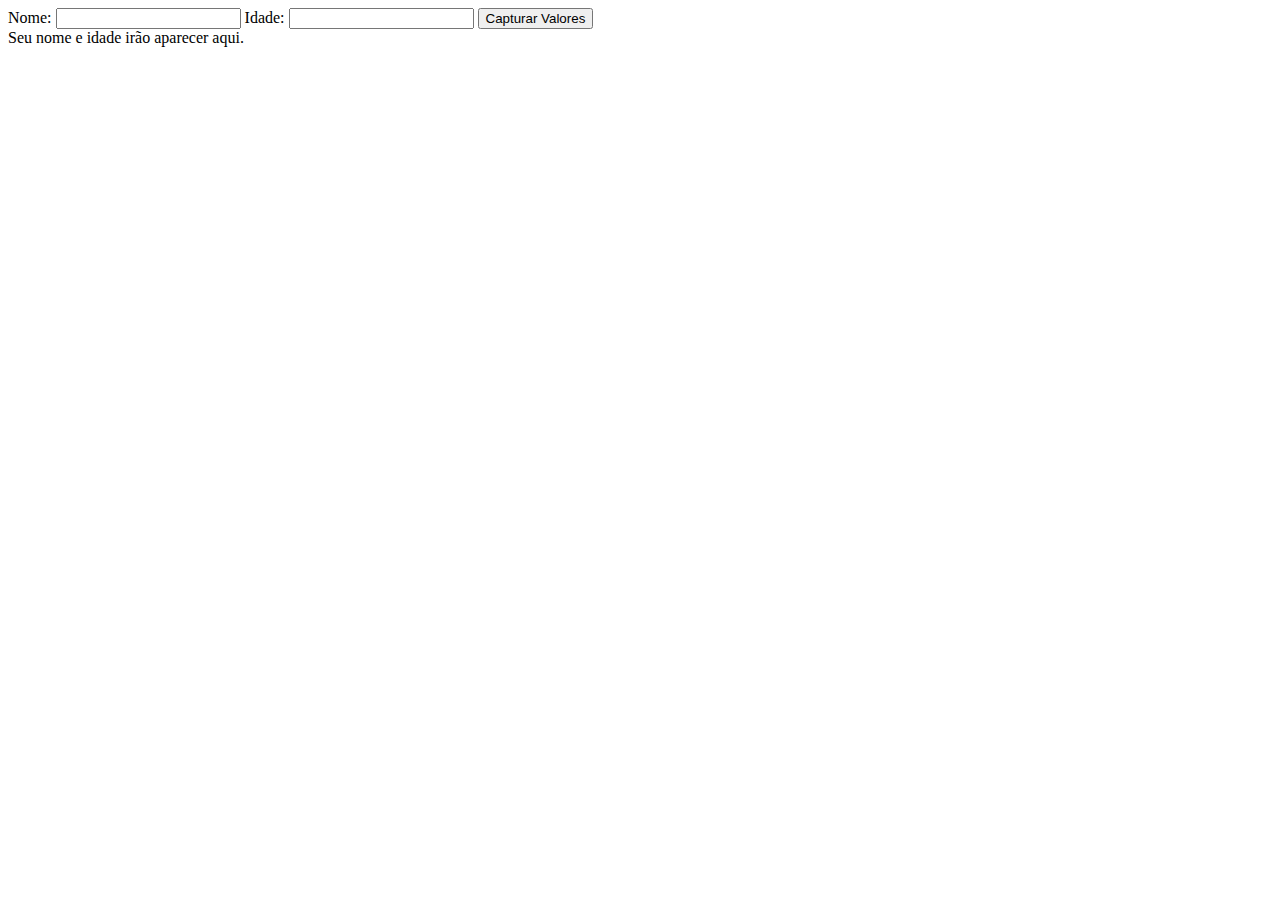
<file: carrinho-compras/captura.html>
<html>
<body>
    <form id="meuForm">
        <label for="campoNome">Nome:</label>
        <input type="text" id="campoNome" name="nome">
        
        <label for="campoIdade">Idade:</label>
        <input type="text" id="campoIdade" name="idade">

        <button type="button" onclick="capturarValores()">Capturar Valores</button>
    
    <div id='mostraNome'><span>Seu nome e idade irão aparecer aqui.</span></div>
    </form>
    <!-- Desafio 2 -->
    <script src="captura.js"></script>
</body>
</html>
</file>
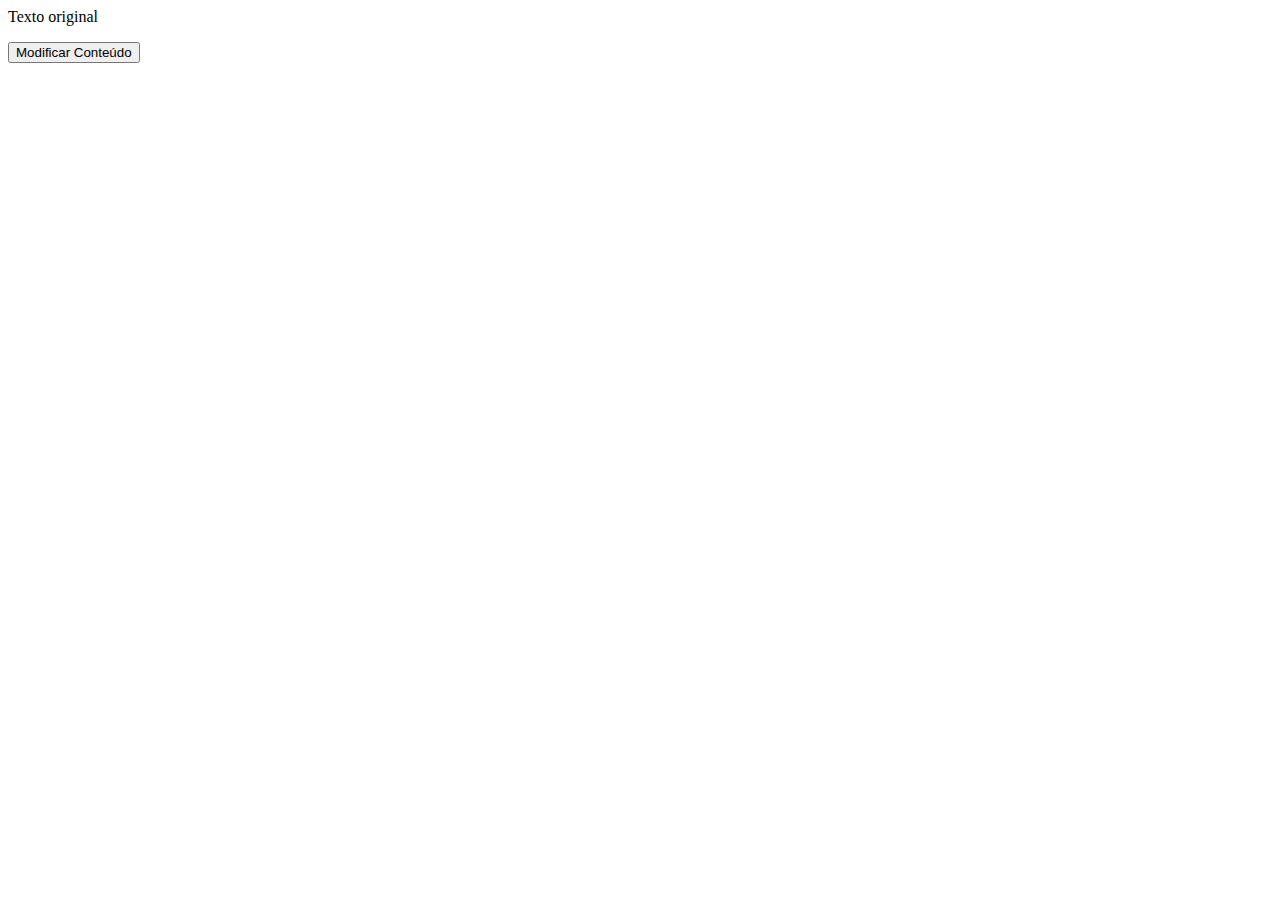
<file: carrinho-compras/modificar.html>
<html>
    <body>
        <p id="meuParagrafo">Texto original</p>
        <button onclick="modificarConteudo()">Modificar Conteúdo</button>
        <!-- Desafio 3 -->
        <script src="modificar.js"></script>
  </body>
</html>
</file>
<file: alura-plus/styles.css>
/*Declaração de valores globais*/
:root{
    --branco-principal: #FFFFFF;
    --cinza-secundario: #c0c0c0;
    --botao-azul: #167bf7;
    --cor-de-fundo: #00030c; 
    
    --botao-azul-efeito: #3c92fa;

    --fonte-principal: 'Inter';
}
/*Reset*/
*{
    margin: 0;
    padding: 0;
}
/*Personalização do corpo*/
body{
    background-color: var(--cor-de-fundo);
    color: var(--branco-principal);

    font-family: var(--fonte-principal);
    font-size: 1rem; /*16px*/
    font-weight: 400;
}
/*Classe da sessão principal dentro do main*/
.principal{
    background-image: url("img/Background.png");
    background-repeat: no-repeat;
    background-size: contain;
    align-items: center;
    text-align: center;
}
/*Faz com quem use esta classe ocupe a tela inteira*/
.container{
    height: 100vh;
    display: grid; /*cria separação direta para os elementos*/
    grid-template-columns: 50% 50%; /*transforma o grid para distribuir por colunas*/   
}
/*classe para o botão de link*/
.container__botao{
    background-color: var(--botao-azul);
    border-radius: 8px;
    padding: 1rem;
    color: var(--branco-principal);
    text-decoration: none;
    display: block;
    margin-bottom: 1em;
}
.container__botao:hover{
    background-color: var(--botao-azul-efeito);
    color: var(--cor-de-fundo);
}
/*Classe do segundo botão*/
.botao__secundario{
    background-color: transparent;
    border: 2px solid var(--branco-principal);
}
/*Ajuste do aviso no parágrafo*/
.container__aviso {
    font-size: 0.75rem;/*12px*/
    color: var(--cinza-secundario);
}
/*Ajuste do título principal*/
.container__titulo{
    font-size: 1.75rem;/*28px*/
    font-weight: 700;
}
/*Ajuste das distâncias entorno da imagem*/
.container__imagem{
    margin: 1em 0 2em 0;/*top right bot left*/
}
/*Ajusta as margens de todos elementos da div*/
.container__caixa {
    margin: 0 6em;
}
/*Inicio da segunda sessão*/
/*Divisão da segunda sessão*/
.secundario {
    align-items: center;
    margin: 0 10em;
}
/*Ajuste da imagem*/
.secundario__imagem {
    width: 80%;
}
/*Ajuste do texto de título*/
.descricao__titulo {
    font-weight: 700;
    font-size: 48px;
    color: var(--branco-principal);
    margin-bottom: 0.1em;
}
/*Ajuste do conteudo do paragrafo/texto de conteudo*/
.descricao__texto {
    color: var(--cinza-secundario);
}
/*Para descirção na terceira sessão*/
.container__descricao {
    padding: 2em;
}
/*Para o botão na terceira sessão*/
.secundario__botao {
    display: inline-block;
    margin-top: 1em;
}
/*Ajustes da ultima sessão*/
.dispositivos{
    text-align: center;
}
.dispositivos__titulo{
    font-size: 3rem; /*48px*/
    color: var(--branco-principal);
}
/*Ajustes da lista da ultima sessão*/
.dispositivos__lista{
    display: flex;
    justify-content: center;
    list-style-type: none;
    margin: 5em 0;
}
.lista__item{
    font-size: 2rem; /*32px*/
    color: var(--branco-principal);
}
/*Ajustes do rodapé / footer */
.rodape{
    text-align: center;
    margin: 5rem 3rem;
}
.rodape__lista{
    display: flex;
    justify-content: center;
    list-style-type: none;
    gap: 1rem;
    margin: 1.25rem;
    
}
/*estilização dos links*/
.lista__link a{
    font-size: 1rem; /*16px*/
    text-decoration: none;
    color: var(--branco-principal);
    font-weight: 400;
}
.lista__link a:hover{
    color: var(--botao-azul);
}
.lista__link a:active{
    color: purple;
}
.rodape__texto{
    font-size: 0.875rem; /*14px*/
    color: var(--cinza-secundario);
    font-weight: 400;
    margin: 0 7.5rem 1.25rem;
}
/*https://cursos.alura.com.br/extra/alura-mais/transformando-um-site-em-responsivo-c1601*/
/*Transformando um site em responsivo*/
@media screen and (max-width: 768px){
    .container{
        display: block;
        background-image: none;
    }

    .container__imagem{
        width: 50vw;
    }

    .container__caixa{
        margin: 2em 2em;
    }

    .secundario{
        margin: 0;
        text-align: center;
    }

    .secundario__imagem{
        width: 50vw;
    }

    .dispositivos__lista{
        display: block;
    }

    .rodape__lista{
        display: block;
    }

    .rodape__texto{
        margin: 1em;
    }
}
</file>
<file: alurabooks/styles.css>
@import url("styles/header.css");
@import url("styles/banner.css");
@import url("styles/carrossel.css");
@import url("styles/topicos.css");
@import url("styles/contato.css");
@import url("styles/rodape.css");

:root {
    --cor-de-fundo: #EBECEE;
    --branco: #FFFFFF;
    --laranja: #EB9800;
    --azul-degrade: linear-gradient(97.54deg, #002F52 35.49%, #326589 165.37%);
    --fonte-principal: "Poppins";
    --azul: #002F52;
    --fonte-secundaria: "Josefin Sans";
    --preto: #000000;
    --cinza: #474646;
    --cinza-claro: #858585;
}

body {
    background-color: var(--cor-de-fundo);
    font-family: var(--fonte-principal);
    font-size: 16px;
    font-weight: 400;
}

/*h1 {
    background-color: white;
}*/
</file>
<file: carrinho-compras/style.css>
* {
  margin: 0;
  padding: 0;
  box-sizing: border-box;
}

body {
  min-height: 100vh;
  height: auto;
  background: linear-gradient(to bottom,
      #01080E 10%,
      #FFF 10%,
      #FFF 90%,
      #01080E 90%);
  padding: 7vh 8vw 5vh;
  font-family: 'Inter', sans-serif;
  font-size: 16px;
}

button {
  background: inherit;
  color: inherit;
  border: 0;
}

select {
  appearance: none;
}

input[type="number"]::-webkit-outer-spin-button,
input[type="number"]::-webkit-inner-spin-button {
    -webkit-appearance: none;
    margin: 0;
}

input[type="number"] {
    appearance: textfield;
}

.texto-medio-azul {
  color: var(--Light-Blue, #1875E8);
  font-size: 1.5rem;
  font-style: normal;
  font-weight: 600;
  line-height: 110%; /* 1.65rem */
}

.conteudo-principal {
  filter: drop-shadow(0px 0px 70px rgba(2, 189, 255, 0.40));
  min-height: 100%;
  padding: 5rem 6.5rem;
  
  display: grid;
  grid-template-columns: 1.375fr 1fr;
  column-gap: 5rem;

  background: white url('./assets/oculos.png') no-repeat bottom left;
  background-size: auto 40%;

  position: relative;
  background-position: left bottom -40px;
}

.grafismo-azul {
  position: absolute;
  width: 31.9375rem;
  height: 2.0625rem;
  background-image: url('./assets/grafismo-azul.svg');
  top: -1rem;
}

.titulo {
  font-family: 'Chakra Petch', sans-serif;
  font-size: 5rem;
  font-style: normal;
  font-weight: 700;
  line-height: 100%;
  margin-bottom: 2.5rem;
}

.texto-azul {
  color: #1875E8;
}

.formulario {
  display: flex;
  flex-direction: column;
  align-items: flex-start;
  gap: 1.5rem;
}

.formulario .campo-grupo {
  display: flex;
  flex-direction: column;
  align-items: flex-start;
  gap: 1rem;
}

.produto-input {
  width: 24.75rem;
  height: 3.5rem;
  padding: 1rem;
  border-radius: 0.5rem;
  border: 1px solid var(--Light-Blue, #1875E8);

  color: var(--Void, #01080E);
  font-family: Inter;
  font-size: 1.3125rem;
  font-style: italic;
  font-weight: 400;
  line-height: 110%;
  
  background: url('./assets/arrow-down.svg') no-repeat right 1rem top 50%;
}

.dropdown {
  width: 3.375rem;
  height: 3.5rem;
  padding: 1rem;
  justify-content: center;
  align-items: center;
  gap: 0.625rem;
  border-radius: 0rem 0.5rem 0.5rem 0rem;
  border: 1px solid var(--Light-Blue, #1875E8);
  cursor: pointer;
}

.formulario > .parte-inferior {
  display: flex;
  align-items: flex-end;
  gap: 2rem;
}

.quantidade-input {
  display: flex;
  height: 3.5rem;
  padding: 1rem;
  width: 4.5rem;
  border-radius: 0.5rem;
  border: 1px solid var(--Light-Blue, #1875E8);

  color: var(--Void, #01080E);
  font-family: Inter;
  font-size: 1.3125rem;
  font-style: italic;
  font-weight: 400;
  line-height: 110%;
}

.botoes-wrapper {
  display: flex;
  align-items: flex-end;
  gap: 1rem;
}

.botao-form {
  display: flex;
  flex-direction: column;
  justify-content: center;
  align-items: center;
  width: 13rem;
  height: 3.25rem;
  padding: 1rem 1.5rem;
  gap: 0.625rem;
  border-radius: 1rem;
  cursor: pointer;
}

.botao-adicionar {
  background: var(--Light-Blue, #1875E8);
  box-shadow: 0px 0px 20px 0px rgba(24, 117, 232, 0.50);

  color: var(--Branco, #FFF);
  font-size: 1.5rem;
  font-weight: 700;
  line-height: normal;
}

.botao-limpar {
  border-radius: 1rem;
  background: var(--Void, #01080E);
  box-shadow: 0px 0px 20px 0px rgba(1, 8, 14, 0.50);

  color: var(--Branco, #FFF);
  font-size: 1.5rem;
  font-weight: 700;
  line-height: normal;
}

.carrinho {
  display: flex;
  width: 24rem;
  flex-direction: column;
  align-items: flex-start;
  gap: 2rem;
}

.titulo-wrapper {
  display: flex;
  align-items: center;
  gap: 1rem;
}

.carrinho__titulo {
  color: var(--Light-Blue, #1875E8);
  font-family: Inter;
  font-size: 1.5rem;
  font-style: normal;
  font-weight: 600;
  line-height: 110%; /* 1.65rem */
}

.carrinho__produtos {
  display: flex;
  flex-direction: column;
  align-items: flex-start;
  gap: 1rem;
}

.carrinho__produtos__produto {
  font-size: 1.3125rem;
  font-style: italic;
  font-weight: 400;
  line-height: 110%; /* 1.44375rem */
}

.divisoria {
  width: 24rem;
  height: 0.0625rem;
  background: #000;
}

.carrinho__total {
  font-size: 2.25rem;
  font-weight: 700;
  line-height: 110%; /* 2.475rem */
}

.adicionar-produto {
  padding-bottom: 180px;
}
</file>
<file: ingresso/styles/style.css>
body {
    width: 1440px;
    height: 100vh;
    background: linear-gradient(180deg, rgba(1, 8, 14, 1) 1%, rgba(4, 24, 50, 1) 39%, rgba(1, 8, 14, 1) 88%);
    margin: 5% auto;
    color: #fff;
}

header {
    width: 1200px;
    margin: 2rem auto;
}

header .logo {
    width: 196.8px;
    padding-left: 2rem;
}

main.container {
    width: 1200px;
    height: auto;
    border: 2px solid #00F4BF;
    margin: 0 auto;
    padding: 4.5rem 6.38rem;
    background-image: url('../assets/PNG/Imagem\ com\ borda.png');
    background-size: cover;
    position: relative;
}

main.container .grafismo {
    background: url('../assets/SVG/Grafismo\ verde.svg');
    width: 31.9375rem;
    height: 2.0625rem;
    position: absolute;
    top: -19px;
    left: -2px;
}

main.container h1 {
    font-family: 'Chakra Petch', sans-serif;
    font-size: 5rem;
    line-height: 110%;
}

main.container h1 span {
    color: #1875E8;
}

form {
    display: flex;
    align-items: flex-end;
    gap: 2rem;
    margin: 2.5rem 0;
}

form .input-group {
    display: flex;
    flex-direction: column;
    align-items: flex-start;
    gap: .5rem;

    font-family: 'Inter', sans-serif;
    font-weight: 700;
    font-size: 1.5rem;
}

form .input-group select,
form .input-group input {
    background: none;
    color: white;
    border: 1px solid #00F4BF;
    border-radius: .5rem;
    height: 3.5rem;
    padding: .5rem 1rem;
    font-size: 1.3rem;
}

form .input-group select {
    width: 24.75rem;
    appearance: none;
    background: url('../assets/PNG/Arrow\ down.png') no-repeat right 1rem top 50%;
    color: black;
    background-color: white;
}

form .input-group input {
    width: 60px;
}

form .input-group input::placeholder {
    text-align: center;
}

form button {
    color: white;
    font-size: 1.5rem;
    border: none;
    background-color: #1875E8;
    padding: 1rem 1.5rem;
    border-radius: 1rem;
    width: 13rem;
    box-shadow: 0px 0px 20px 0px rgba(24, 117, 232, 0.50);
    cursor: pointer;
}

.hachuras {
    margin: 5.19rem 0;
}

.container section {
    display: flex;
    justify-content: space-between;
    align-items: flex-start;
    align-self: stretch;
}

.container section h2 {
    font-size: 2rem;
}

.container section ul {
    display: flex;
    flex-direction: column;
    align-items: flex-end;
    gap: 1rem;

    font-size: 1.5rem;
    font-family: 'Inter', sans-serif;
    font-weight: 400;
}

.container section ul li span {
    color: #00F4BF;
    font-style: italic;
    font-size: 2rem;
    padding-left: 1.5rem;
}
</file>
<file: numero-secreto/style.css>
* {
    box-sizing: border-box;
    margin: 0;
    padding: 0;
    color: white;
}

body {
    background: linear-gradient(#1354A5 0%, #041832 33.33%, #041832 66.67%, #01080E 100%);
    height: 100vh;
    display: flex;
    align-items: center;
    justify-content: center;
}


body::before {
    background-image: url("img/code.png");
    background-repeat: no-repeat;
    background-position: right;
    content: "";
    display: block;
    position: absolute;
    width: 100%;
    height: 100%;
    opacity: 0.4;
}

.container {
    width: 80%;
    height: 80%;
    display: flex;
    align-items: center;
    justify-content: space-between;
    border-radius: 24px;
    border: 1px solid #1875E8;
    box-shadow: 4px 4px 20px 0px rgba(1, 8, 14, 0.15);
    background-image: url("img/Ruido.png");
    background-size: 100% 100%;
    position: relative;
}


.container__conteudo {
    display: flex;
    align-items: center;
    position: absolute;
    bottom: 0;
}

.container__informacoes {
    flex: 1;
    padding: 3rem;
}

.container__botao {
    border-radius: 16px;
    background: #1875E8;
    padding: 16px 24px;
    width: 100%;
    font-size: 24px;
    font-weight: 700;
    border: none;
    margin-top: 2rem;
}

.container__texto {
    margin: 16px 0 16px 0;
}

.container__texto-azul {
    color: #1875E8;
}

.container__input {
    width: 100%;
    height: 72px;
    border-radius: 16px;
    background-color: #FFF;
    border: none;
    color: #1875E8;
    padding: 2rem;
    font-size: 24px;
    font-weight: 700;
    font-family: 'Inter', sans-serif;
}

.container__botoes {
    display: flex;
    gap: 2em;
}

h1 {
    font-family: 'Chakra Petch', sans-serif;
    font-size: 72px;
    padding-bottom: 3rem;
}

p,
button {
    font-family: 'Inter', sans-serif;
}

.texto__paragrafo {
    font-size: 32px;
    font-weight: 400;
}

button:disabled {
    background-color: gray;
}

@media screen and (max-width: 1250px) {

    h1 {
        font-size: 50px;
    }

    .container__botao {
        font-size: 16px;
    }


    .texto__paragrafo {
        font-size: 24px;
    }

    .container__imagem-pessoa {
        display: none;
    }

    .container__conteudo {
        display: block;
        position: inherit;
    }

    .container__informacoes {
        padding: 1rem
    }
}
</file>
<file: portifolio/css/style.css>
@import url('https://fonts.googleapis.com/css2?family=Krona+One&family=Montserrat:wght@100..900&display=swap');
/*importa a fonte - google fonts*/

:root{
    --cor-primaria: #0C0C0C;/*#000000;*/
    --cor-secundaria: #9B3922;/*#f6f6f6;*/
    --cor-terciaria: #F2613F; /*#22d4fd;*/
    --cor-hover: #481E14;/*#272727; */

    --fonte-principal: "Krona One", sans-serif;
    --fonte-secundaria: "Montserrat", sans-serif;
}

/*vh viewport height*/
body{
    /* height: 100vh; */
    box-sizing: border-box;
    background-color: var(--cor-primaria);
    color: var(--cor-secundaria);
}
.cabecalho{
    padding: 2% 0 0 15%;
}
.cabecalho__menu {
    display: flex;
    align-items: center;
    gap: 80px; /*80px*/
}
.cabecalho__menu__link {
    font-size: 1.5rem; /* 24px */
    font-family: var(--fonte-secundaria);
    font-weight: 600;
    color: var(--cor-terciaria);
    text-decoration: none;
}
.cabecalho__menu__link:hover {
    color: var(--cor-hover);
}
.apresentacao{
    display: flex;
    align-items: center;
    justify-content: space-between;
    /* margin: 5% 10%; */
    padding: 5% 15% 11%;
    gap: 82px;
}
.apresentacao__conteudo{
    /* width: 615px; */
    /* height: 482px; */
    /*min-height: 100vh;*/  /* permite ajuste dinamico e evita que o main invada o footer */
    width: 50%;/*100vw;*/       /* permite ajuste dinamico e evita que o main invada o footer */
    display: flex;
    flex-direction: column;
    gap: 40px;
}
.apresentacao__conteudo__titulo{
    font-size: 2.25rem; /* REM para PIXEL é uma relação de 16 px/rem logo 36/16 = 2.25 rem */
    font-family: var(--fonte-principal)
}
.apresentacao__conteudo__texto{
    font-size: 1.5rem; /* 24px */
    font-family: var(--fonte-secundaria);
    font-weight: 400;
}
.apresentacao__conteudo__texto a{
    text-decoration: none;
    color: var(--cor-terciaria);
}
.apresentacao__links{
    display: flex;
    justify-content: space-between;
    flex-direction: column;
    align-items: center;
    gap: 32px;
}
.apresentacao__links__subtitulo{
    font-family: var(--fonte-principal);
    font-size: 1.5rem; /* 24px */
    font-weight: 400;
}
.apresentacao__links__link{
    /* background-color:#22d4fd; */
    /* width: 280px; */
    /* color: var(--cor-primaria); */
    /* border-radius: 16px; */
    width: 50%;/*370px;*/
    
    color: var(--cor-secundaria);
    border-radius: 8px;
    text-align: center;
    font-size: 1.5rem; /* 24px */
    padding: 21.5px 0;
    text-decoration: none;  
    font-family: var(--fonte-secundaria);
    font-weight: 600;

    border: 2px solid var(--cor-terciaria);
    display: flex;
    justify-content: center;
    gap: 16px;
}
.apresentacao__links__link:hover{
    background-color: var(--cor-hover);
    cursor: pointer;
}
.titulo-destaque{
    color: var(--cor-terciaria);
    font-weight: 100;
}
.foto{
    align-self: flex-start;
    width: 50%;
}
.rodape{
    background-color: var(--cor-terciaria);
    color: var(--cor-primaria);
    padding: 24px;
    text-align: center;
    font-family: var(--fonte-secundaria);
    font-size: 1.5rem; /* 24px */
    font-weight: 400;
}
@media (max-width: 1200px){ /*diz quais classes utilizar quando a tela for menor que o valor indicado na condição - () é para condição*/
    .cabecalho{
        padding: 6%;
        
    }
    .cabecalho__menu{
        justify-content: center;
        gap: 20px;
    }
    .cabecalho__menu__link {
        font-size: 1.4rem; /* 16px */
    }
    .apresentacao{
        flex-direction: column-reverse;
        padding: 5% 5%;
    }
    .apresentacao__conteudo{
        width: auto;
    }
    .foto{
        align-self: center;
    }
}
</file>
<file: sorteador-numeros/style.css>
* {
    box-sizing: border-box;
    margin: 0;
    padding: 0;
    color: white;
}

body {
    background: linear-gradient(#1354A5 0%, #041832 33.33%, #041832 66.67%, #01080E 100%);
    height: 100vh;
    display: flex;
    align-items: center;
    justify-content: center;
}

body::before {
    background-image: url("img/code.png");
    background-repeat: no-repeat;
    background-position: right;
    content: "";
    display: block;
    position: absolute;
    width: 100%;
    height: 100%;
    opacity: 0.4;
}

.container {
    width: 80%;
    min-height: 50vh;
    display: flex;
    align-items: center;
    justify-content: space-between;
    border-radius: 24px;
    border: 1px solid #1875E8;
    box-shadow: 4px 4px 20px 0px rgba(1, 8, 14, 0.15);
    background-image: url("img/Ruido.png");
    background-size: 100% 100%;
    position: relative;
    overflow: hidden;
}

.container__conteudo {
    display: flex;
    align-items: center;
    position: relative;
    width: 100%;
}

.container__informacoes {
    flex: 1;
    padding: 3rem;
}

.container__texto {
    margin: 12px 0;
    display: flex;
    flex-direction: column;
}

.container__texto-azul {
    color: #1875E8;
    display: block;

}

.container__campo {
    display: flex;
    align-items: center;
    justify-content: space-between;
    margin-bottom: 12px;
}

.container__input {
    width: 130px;
    height: 72px;
    border-radius: 16px;
    background-color: #FFF;
    border: none;
    color: #1875E8;
    padding: 2rem;
    font-size: 24px;
    font-weight: 700;
    font-family: 'Inter', sans-serif;
}

.container__botoes {
    display: flex;
    flex-direction: row;
    gap: 1em;
}

.container__botao {
    border-radius: 16px;
    background: #1875E8;
    padding: 16px 24px;
    font-size: 24px;
    width: 100%;
    font-weight: 700;
    border: none;
    cursor: pointer;
}

.container__botao-desabilitado {
    border-radius: 16px;
    background: #6f6f70;
    padding: 16px 24px;
    font-size: 24px;
    width: 100%;
    font-weight: 700;
    border: none;
    cursor: not-allowed;
}

h1 {
    font-family: 'Chakra Petch', sans-serif;
    font-size: 72px;
    font-style: normal;
    font-weight: 700;
    line-height: 100%;
    padding: 2rem;
}

.texto__paragrafo {
    color: #FFF;
    font-family: 'Inter';
    font-size: 32px;
    font-style: normal;
    font-weight: 400;
    line-height: normal;
}

.container__imagem-pessoa {
    max-width: 100%;
    height: auto;
    margin-top: 2rem;
}

button:disabled {
    background-color: gray;
}

@media screen and (max-width: 1250px) {
    .container__imagem-pessoa {
        display: none;
    }

    h1 {
        font-size: 50px;
    }
}
</file>
<file: alugames/css/main.css>
@import url(_reset.css);
@import url('https://fonts.googleapis.com/css2?family=Chakra+Petch:wght@700&family=Inter:wght@600;700&display=swap');

.body {
    color: #FFFFFF;

    min-height: 100vh;

    background: rgb(0, 0, 0);
    background: linear-gradient(to bottom, rgba(0, 0, 0, 1) 0%, rgba(1, 8, 14, 1) 25%, rgba(80, 94, 255, 0.85) 50%, rgba(1, 8, 14, 1) 75%, rgba(0, 0, 0, 1) 100%);
    background-repeat: no-repeat;
    background-attachment: fixed;

    display: flex;
    flex-direction: column;
    justify-content: center;

    padding: 2rem;
}

@media screen and (min-width: 1440px) {
    .body {
        padding: 2rem calc((100vw - 1086px)/2);
    }
}

.main {
    display: flex;
    flex-direction: column;
    align-items: center;
}

.divisor {
    display: flex;
    gap: 53px;
    align-items: center;

    margin: 88px 0px 40px;
}

.divisor__line {
    height: 1px;
    width: 282px;
    background-color: #00F4BF;
}

.page-title {
    font-family: 'Chakra Petch', sans-serif;
    font-weight: 700;
    font-size: 5rem;

    margin-bottom: 2.5rem;
}

.page-title__emphasis {
    color: #505EFF;
}

.dashboard {
    background-color: rgba(255, 255, 255, 0.1);

    border-radius: 2rem;
    border-width: 1px;
    border-style: solid;
    border-color: #00F4BF;

    padding: 3rem;
    width: 100%;
}

.dashboard__items {
    display: flex;
    justify-content: space-between;
}

.dashboard__items__item {
    display: flex;
    flex-direction: column;
    align-items: center;
    justify-content: flex-start;

    font-family: 'Inter', sans-serif;
}

.dashboard__item__img {
    box-shadow: 0px 0px 24px 8px rgba(24, 118, 232, 0.25);

    margin-bottom: 1rem;
}

.dashboard__item__img--rented {
    position: relative;
}

.dashboard__item__img--rented::after {
    content: "";
    display: block;
    width: 100%;
    height: 100%;

    position: absolute;
    top: 0;
    
    background-color: rgba(1, 8, 14, 0.4);
}

.dashboard__item__name {
    font-weight: 600;
    font-size: 2rem;

    margin-bottom: 2.5rem;
}

.dashboard__item__button {
    display: flex;
    justify-content: center;

    font-weight: 700;
    font-size: 1.5rem;

    padding: 1rem 1.5rem;
    min-width: 13rem;

    border-radius: 1rem;

    background-color: #1875E8;
}

.dashboard__item__button--return {
    background-color: #01080E;
}

.hachuras {
    margin-top: 1.5rem;
    margin-right: 33px;
    align-self: flex-end;
}
</file>
